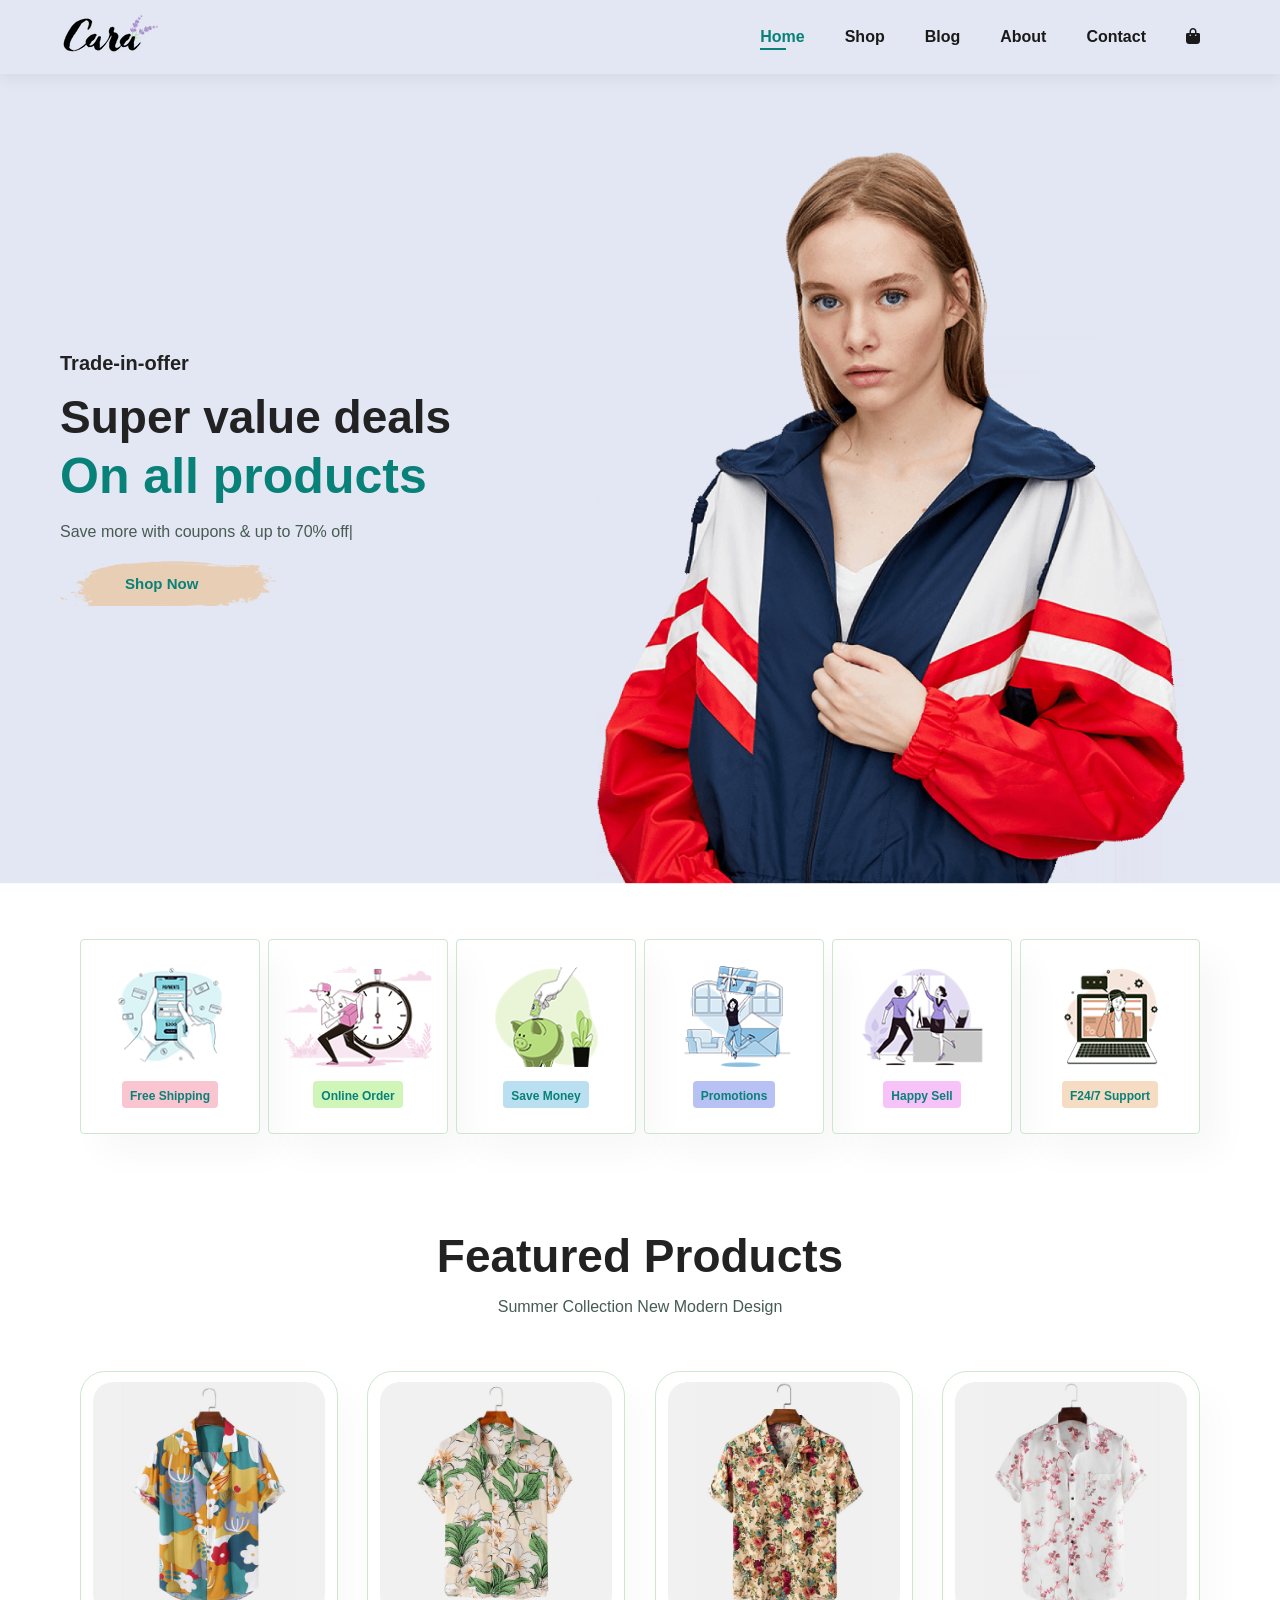
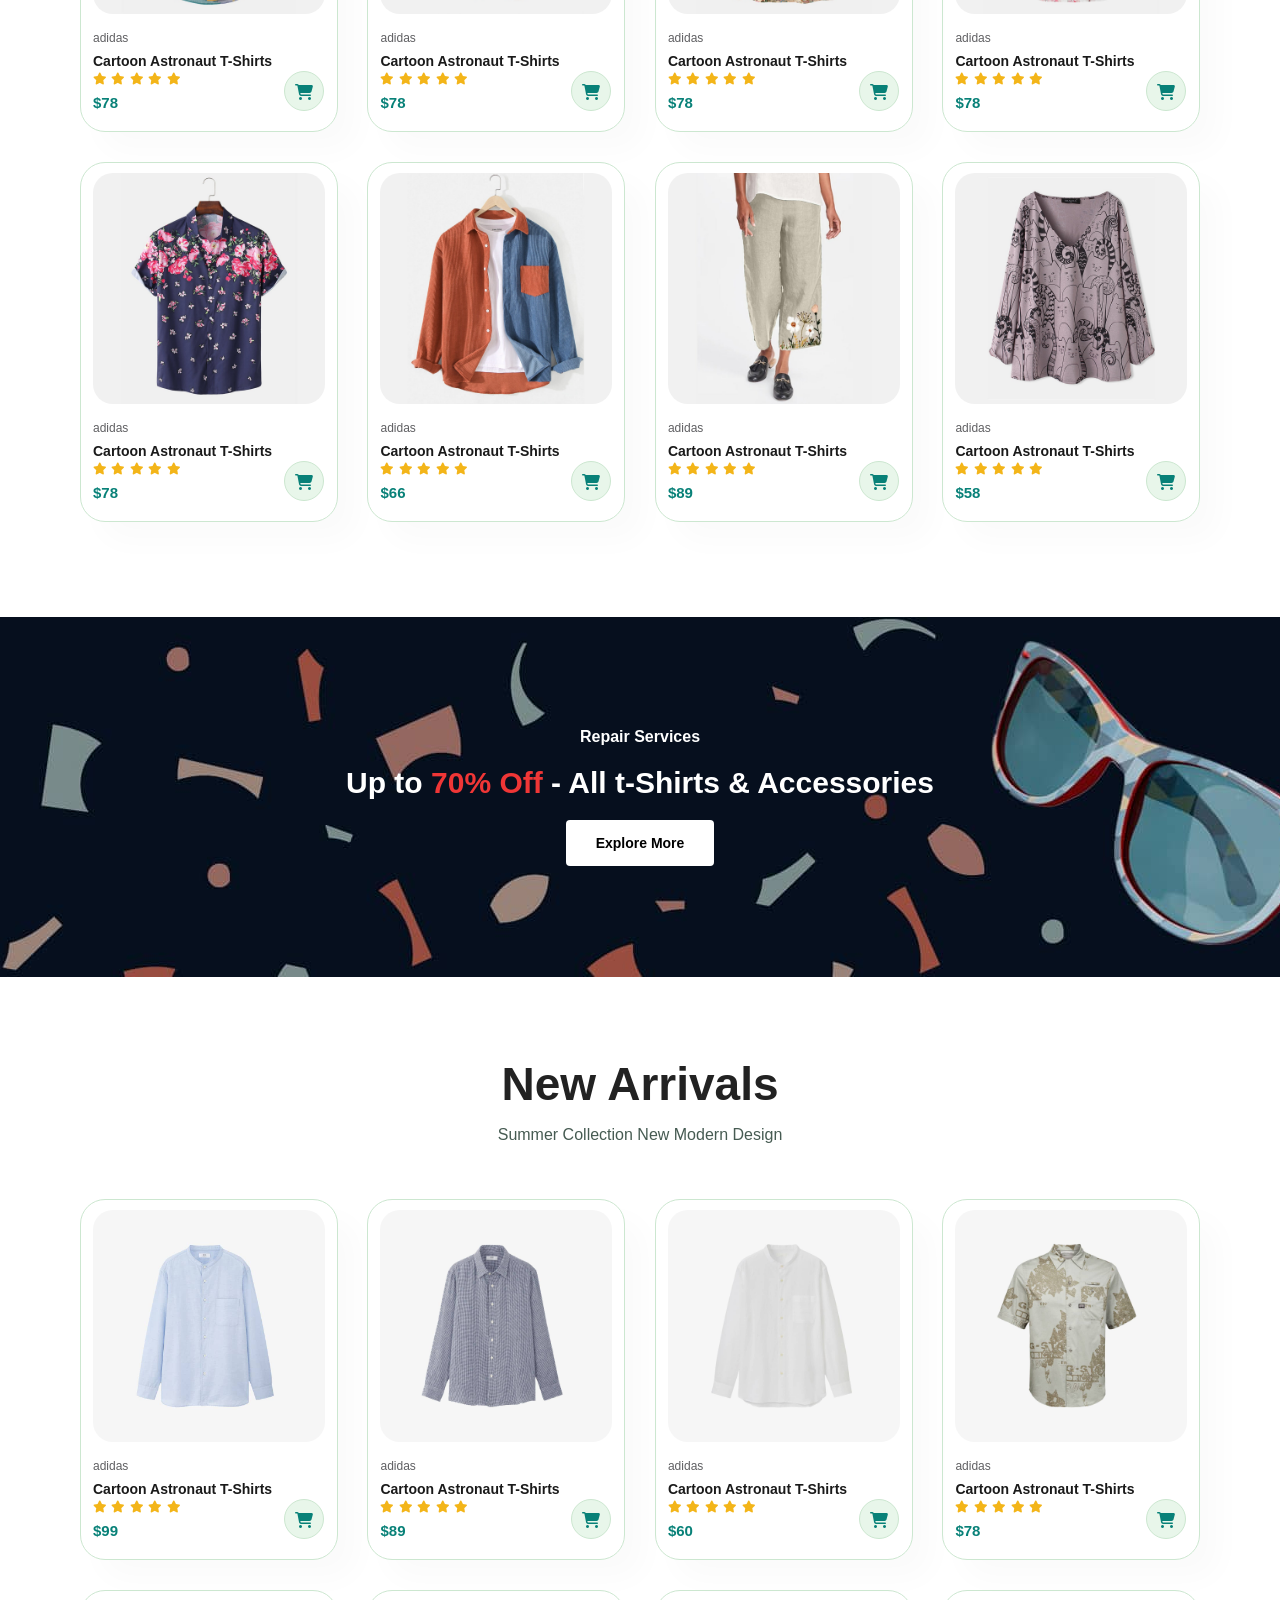
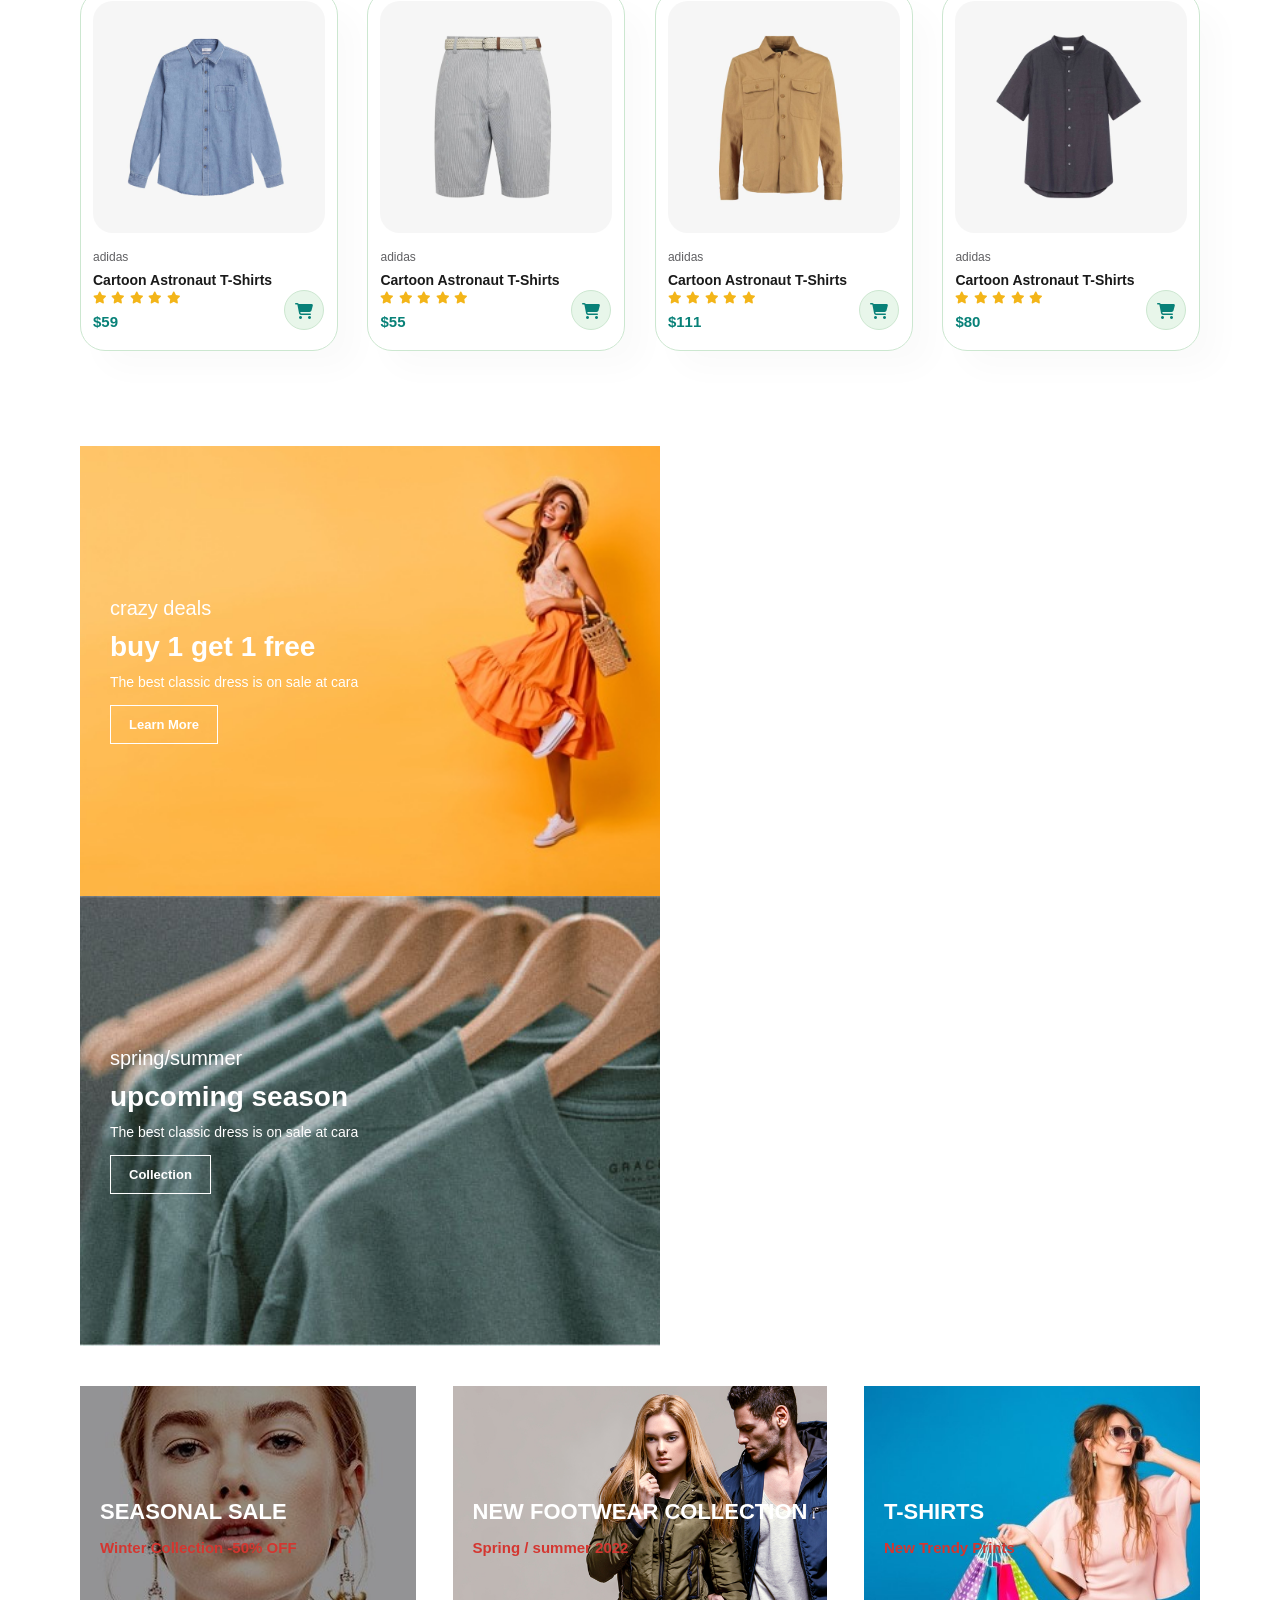
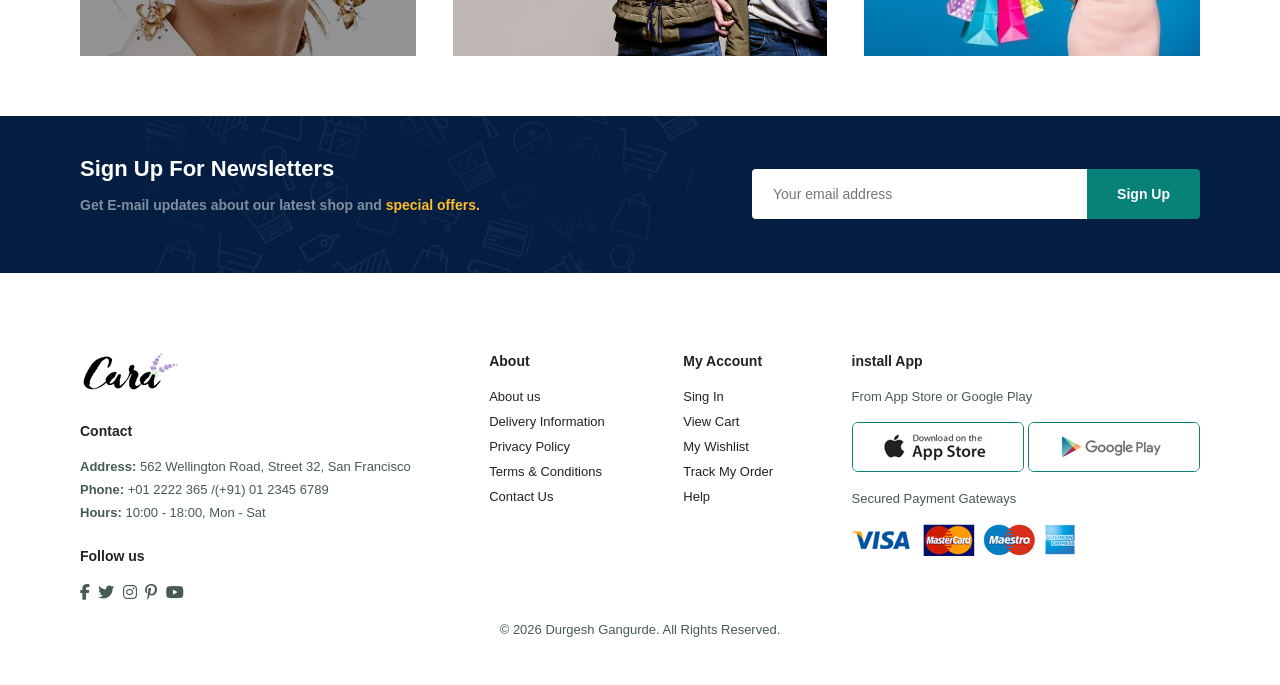
<file: index.html>
<!DOCTYPE html>
<html lang="en">

<head>
    <meta charset="UTF-8">
    <meta http-equiv="X-UA-Compatible" content="IE=edge">
    <meta name="viewport" content="width=device-width, initial-scale=1.0">
    <title>Dress</title>
    <link rel="stylesheet" href="Dress_style.css">

    <!-- icons URL -->
    <link rel="stylesheet" href="https://cdnjs.cloudflare.com/ajax/libs/font-awesome/6.1.2/css/all.min.css">

</head> 

<body>

    <!-- ----------NAVBAR---------- -->
    <section id="header">
        <a href="#"><img src="Dress-img/logo.png" class="logo"></a>

        <div>
            <ul id="navbar">
                <li><a href="index.html" class="active">Home</a></li>
                <li><a href="Dress-shop.html">Shop</a></li>
                <li><a href="Dress-blog.html">Blog</a></li>
                <li><a href="Dress-about.html">About</a></li>
                <li><a href="Dress-contact.html">Contact</a></li>
                <li id="lg-bag"><a href="Dress-cart.html"><i class="fa-solid fa-bag-shopping"></i></a></li>
                <a href="#" id="close"><i class="fa-solid fa-xmark"></i></a>
            </ul>
        </div>
        <div id="mobile">
            <a href="Dress-cart.html"><i class="fa-solid fa-bag-shopping"></i></a>
            <i id="bar" class="fa-solid fa-outdent"></i>
        </div>

    </section>

    <!-- ----------HERO---------- -->
    <section id="hero">

        <h4>Trade-in-offer</h4>
        <h2>Super value deals</h2>
        <h1>On all products</h1>
        <p>Save more with coupons & up to 70% off|</p>
        <button>Shop Now</button>

    </section> 

    <!-- ----------FEATURE---------- -->
    <section id="feature" class="section-p1">
        <div class="feature-box">
            <img src="Dress-img/f1.png">
            <h6>Free Shipping</h6>
        </div>
        <div class="feature-box">
            <img src="Dress-img/f2.png">
            <h6>Online Order</h6>
        </div>
        <div class="feature-box">
            <img src="Dress-img/f3.png">
            <h6>Save Money</h6>
        </div>
        <div class="feature-box">
            <img src="Dress-img/f4.png">
            <h6>Promotions</h6>
        </div>
        <div class="feature-box">
            <img src="Dress-img/f5.png">
            <h6>Happy Sell</h6>
        </div>
        <div class="feature-box">
            <img src="Dress-img/f6.png">
            <h6>F24/7 Support</h6>
        </div>
    </section>

    <!-- ----------PRODUCT---------- -->
    <section id="product1" class="section-p1">
        <h2>Featured Products</h2>
        <p>Summer Collection New Modern Design</p>
        <div class="pro-container">
            <div class="pro" onclick="window.location.href='Dress-shop-product.html'">
                <img src="Dress-img/s1.jpg">
                <div class="desc">
                    <span>adidas</span>
                    <h5>Cartoon Astronaut T-Shirts</h5>
                    <div class="star">
                        <i class="fa-solid fa-star"></i>
                        <i class="fa-solid fa-star"></i>
                        <i class="fa-solid fa-star"></i>
                        <i class="fa-solid fa-star"></i>
                        <i class="fa-solid fa-star"></i>
                    </div>
                    <h4>$78</h4>
                </div>
                <a href="#"><i class="fa-solid fa-cart-shopping"></i></a>
            </div>

            <div class="pro">
                <img src="Dress-img/s2.jpg">
                <div class="desc">
                    <span>adidas</span>
                    <h5>Cartoon Astronaut T-Shirts</h5>
                    <div class="star">
                        <i class="fa-solid fa-star"></i>
                        <i class="fa-solid fa-star"></i>
                        <i class="fa-solid fa-star"></i>
                        <i class="fa-solid fa-star"></i>
                        <i class="fa-solid fa-star"></i>
                    </div>
                    <h4>$78</h4>
                </div>
                <a href="#"><i class="fa-solid fa-cart-shopping"></i></a>
            </div>

            <div class="pro">
                <img src="Dress-img/s3.jpg">
                <div class="desc">
                    <span>adidas</span>
                    <h5>Cartoon Astronaut T-Shirts</h5>
                    <div class="star">
                        <i class="fa-solid fa-star"></i>
                        <i class="fa-solid fa-star"></i>
                        <i class="fa-solid fa-star"></i>
                        <i class="fa-solid fa-star"></i>
                        <i class="fa-solid fa-star"></i>
                    </div>
                    <h4>$78</h4>
                </div>
                <a href="#"><i class="fa-solid fa-cart-shopping"></i></a>
            </div>

            <div class="pro">
                <img src="Dress-img/s4.jpg">
                <div class="desc">
                    <span>adidas</span>
                    <h5>Cartoon Astronaut T-Shirts</h5>
                    <div class="star">
                        <i class="fa-solid fa-star"></i>
                        <i class="fa-solid fa-star"></i>
                        <i class="fa-solid fa-star"></i>
                        <i class="fa-solid fa-star"></i>
                        <i class="fa-solid fa-star"></i>
                    </div>
                    <h4>$78</h4>
                </div>
                <a href="#"><i class="fa-solid fa-cart-shopping"></i></a>
            </div>

            <div class="pro">
                <img src="Dress-img/s5.jpg">
                <div class="desc">
                    <span>adidas</span>
                    <h5>Cartoon Astronaut T-Shirts</h5>
                    <div class="star">
                        <i class="fa-solid fa-star"></i>
                        <i class="fa-solid fa-star"></i>
                        <i class="fa-solid fa-star"></i>
                        <i class="fa-solid fa-star"></i>
                        <i class="fa-solid fa-star"></i>
                    </div>
                    <h4>$78</h4>
                </div>
                <a href="#"><i class="fa-solid fa-cart-shopping"></i></a>
            </div>

            <div class="pro">
                <img src="Dress-img/s6.jpg">
                <div class="desc">
                    <span>adidas</span>
                    <h5>Cartoon Astronaut T-Shirts</h5>
                    <div class="star">
                        <i class="fa-solid fa-star"></i>
                        <i class="fa-solid fa-star"></i>
                        <i class="fa-solid fa-star"></i>
                        <i class="fa-solid fa-star"></i>
                        <i class="fa-solid fa-star"></i>
                    </div>
                    <h4>$66</h4>
                </div>
                <a href="#"><i class="fa-solid fa-cart-shopping"></i></a>
            </div>

            <div class="pro">
                <img src="Dress-img/s7.jpg">
                <div class="desc">
                    <span>adidas</span>
                    <h5>Cartoon Astronaut T-Shirts</h5>
                    <div class="star">
                        <i class="fa-solid fa-star"></i>
                        <i class="fa-solid fa-star"></i>
                        <i class="fa-solid fa-star"></i>
                        <i class="fa-solid fa-star"></i>
                        <i class="fa-solid fa-star"></i>
                    </div>
                    <h4>$89</h4>
                </div>
                <a href="#"><i class="fa-solid fa-cart-shopping"></i></a>
            </div>

            <div class="pro">
                <img src="Dress-img/s8.jpg">
                <div class="desc">
                    <span>adidas</span>
                    <h5>Cartoon Astronaut T-Shirts</h5>
                    <div class="star">
                        <i class="fa-solid fa-star"></i>
                        <i class="fa-solid fa-star"></i>
                        <i class="fa-solid fa-star"></i>
                        <i class="fa-solid fa-star"></i>
                        <i class="fa-solid fa-star"></i>
                    </div>
                    <h4>$58</h4>
                </div>
                <a href="#"><i class="fa-solid fa-cart-shopping"></i></a>
            </div>
        </div>
    </section>

    <!-- ----------BANNER---------- -->
    <section id="banner" class="section-m1">
        <h4>Repair Services</h4>
        <h2>Up to <span>70% Off</span> - All t-Shirts & Accessories</h2>
        <button class="normal">Explore More</button>
    </section>
    

    <!-- ----------PRODUCT-2---------- -->
    <section id="product1" class="section-p1">
        <h2>New Arrivals</h2>
        <p>Summer Collection New Modern Design</p>
        <div class="pro-container">
            <div class="pro">
                <img src="Dress-img/n1.jpg" onclick="window.location.href='Dress-shop-product-2.html'">
                <div class="desc">
                    <span>adidas</span>
                    <h5>Cartoon Astronaut T-Shirts</h5>
                    <div class="star">
                        <i class="fa-solid fa-star"></i>
                        <i class="fa-solid fa-star"></i>
                        <i class="fa-solid fa-star"></i>
                        <i class="fa-solid fa-star"></i>
                        <i class="fa-solid fa-star"></i>
                    </div>
                    <h4>$99</h4>
                </div>
                <a href="#"><i class="fa-solid fa-cart-shopping"></i></a>
            </div>

            <div class="pro">
                <img src="Dress-img/n2.jpg">
                <div class="desc">
                    <span>adidas</span>
                    <h5>Cartoon Astronaut T-Shirts</h5>
                    <div class="star">
                        <i class="fa-solid fa-star"></i>
                        <i class="fa-solid fa-star"></i> 
                        <i class="fa-solid fa-star"></i>
                        <i class="fa-solid fa-star"></i>
                        <i class="fa-solid fa-star"></i>
                    </div>
                    <h4>$89</h4>
                </div>
                <a href="#"><i class="fa-solid fa-cart-shopping"></i></a>
            </div>

            <div class="pro">
                <img src="Dress-img/n3.jpg">
                <div class="desc">
                    <span>adidas</span>
                    <h5>Cartoon Astronaut T-Shirts</h5>
                    <div class="star">
                        <i class="fa-solid fa-star"></i>
                        <i class="fa-solid fa-star"></i>
                        <i class="fa-solid fa-star"></i>
                        <i class="fa-solid fa-star"></i>
                        <i class="fa-solid fa-star"></i>
                    </div>
                    <h4>$60</h4>
                </div>
                <a href="#"><i class="fa-solid fa-cart-shopping"></i></a>
            </div>

            <div class="pro">
                <img src="Dress-img/n4.jpg">
                <div class="desc">
                    <span>adidas</span>
                    <h5>Cartoon Astronaut T-Shirts</h5>
                    <div class="star">
                        <i class="fa-solid fa-star"></i>
                        <i class="fa-solid fa-star"></i>
                        <i class="fa-solid fa-star"></i>
                        <i class="fa-solid fa-star"></i>
                        <i class="fa-solid fa-star"></i>
                    </div>
                    <h4>$78</h4>
                </div>
                <a href="#"><i class="fa-solid fa-cart-shopping"></i></a>
            </div>

            <div class="pro">
                <img src="Dress-img/n5.jpg">
                <div class="desc">
                    <span>adidas</span>
                    <h5>Cartoon Astronaut T-Shirts</h5>
                    <div class="star">
                        <i class="fa-solid fa-star"></i>
                        <i class="fa-solid fa-star"></i>
                        <i class="fa-solid fa-star"></i>
                        <i class="fa-solid fa-star"></i>
                        <i class="fa-solid fa-star"></i>
                    </div>
                    <h4>$59</h4>
                </div>
                <a href="#"><i class="fa-solid fa-cart-shopping"></i></a>
            </div>

            <div class="pro">
                <img src="Dress-img/n6.jpg">
                <div class="desc">
                    <span>adidas</span>
                    <h5>Cartoon Astronaut T-Shirts</h5>
                    <div class="star">
                        <i class="fa-solid fa-star"></i>
                        <i class="fa-solid fa-star"></i>
                        <i class="fa-solid fa-star"></i>
                        <i class="fa-solid fa-star"></i>
                        <i class="fa-solid fa-star"></i>
                    </div>
                    <h4>$55</h4>
                </div>
                <a href="#"><i class="fa-solid fa-cart-shopping"></i></a>
            </div>

            <div class="pro">
                <img src="Dress-img/n7.jpg">
                <div class="desc">
                    <span>adidas</span>
                    <h5>Cartoon Astronaut T-Shirts</h5>
                    <div class="star">
                        <i class="fa-solid fa-star"></i>
                        <i class="fa-solid fa-star"></i>
                        <i class="fa-solid fa-star"></i>
                        <i class="fa-solid fa-star"></i>
                        <i class="fa-solid fa-star"></i>
                    </div>
                    <h4>$111</h4>
                </div>
                <a href="#"><i class="fa-solid fa-cart-shopping"></i></a>
            </div>

            <div class="pro">
                <img src="Dress-img/n8.jpg">
                <div class="desc">
                    <span>adidas</span>
                    <h5>Cartoon Astronaut T-Shirts</h5>
                    <div class="star">
                        <i class="fa-solid fa-star"></i>
                        <i class="fa-solid fa-star"></i>
                        <i class="fa-solid fa-star"></i>
                        <i class="fa-solid fa-star"></i>
                        <i class="fa-solid fa-star"></i>
                    </div>
                    <h4>$80</h4>
                </div>
                <a href="#"><i class="fa-solid fa-cart-shopping"></i></a>
            </div>
        </div>
    </section>

    <!-- ----------BANNER-2---------- -->
    <section id="sm-banner" class="section-p1">
        <div class="banner-box">
            <h4>crazy deals</h4>
            <h2>buy 1 get 1 free</h2>
            <span>The best classic dress is on sale at cara</span>
            <button class="white">Learn More</button>
        </div>
        <div class="banner-box banner-box-2">
            <h4>spring/summer</h4>
            <h2>upcoming season</h2>
            <span>The best classic dress is on sale at cara</span>
            <button class="white">Collection</button>
        </div>
    </section>

    <!-- ----------BANNER-3---------- -->
    <section id="banner-3">
        <div class="banner-box">
            <h2>SEASONAL SALE</h2>
            <h3>Winter Collection -50% OFF</h3>
        </div>
        <div class="banner-box banner-box-2">
            <h2>NEW FOOTWEAR COLLECTION</h2>
            <h3>Spring / summer 2022</h3>
        </div>
        <div class="banner-box banner-box-3">
            <h2>T-SHIRTS</h2>
            <h3>New Trendy Prints</h3>
        </div>
    </section>

    <!-- ----------LETTER---------- -->
    <section id="newsletter" class="section-p1 section-m1">
        <div class="newstext">
            <h4>Sign Up For Newsletters</h4>
            <p>Get E-mail updates about our latest shop and <span>special offers.</span></p>
        </div>
        <div class="form">
            <input type="text" placeholder="Your email address">
            <button class="normal">Sign Up</button>
        </div>
    </section>

    <!-- ----------FOOTER---------- -->
    <footer class="section-p1">
        <div class="col">
            <img class="logo" src="Dress-img/logo.png">
            <h4>Contact</h4>
            <p> <strong>Address:</strong> 562 Wellington Road, Street 32, San Francisco</p>
            <p> <strong>Phone:</strong> +01 2222 365 /(+91) 01 2345 6789</p>
            <p> <strong>Hours:</strong> 10:00 - 18:00, Mon - Sat</p>
            <div class="follow">
                <h4>Follow us</h4>
                <div class="icon">
                    <i class="fa-brands fa-facebook-f"></i>
                    <i class="fa-brands fa-twitter"></i>
                    <i class="fa-brands fa-instagram"></i>
                    <i class="fa-brands fa-pinterest-p"></i>
                    <i class="fa-brands fa-youtube"></i>
                </div>
            </div>
        </div>

        <div class="col">
            <h4>About</h4>
            <a href="#">About us</a>
            <a href="#">Delivery Information</a>
            <a href="#">Privacy Policy</a>
            <a href="#">Terms & Conditions</a>
            <a href="#">Contact Us</a>
        </div>

        <div class="col">
            <h4>My Account</h4>
            <a href="#">Sing In</a>
            <a href="#">View Cart</a>
            <a href="#">My Wishlist</a>
            <a href="#">Track My Order</a>
            <a href="#">Help</a>
        </div>

        <div class="col install">
            <h4>install App</h4>
            <p>From App Store or Google Play</p>
            <div class="row">
                <img src="Dress-img/app.jpg">
                <img src="Dress-img/play.jpg">
            </div>
            <p>Secured Payment Gateways</p>
            <img src="Dress-img/pay.png">
        </div>

        <div class="copyright">
            <p>&copy; 2026 Durgesh Gangurde. All Rights Reserved.</p>
        </div>
    </footer>



    <script src="Dress_JS.js"></script>

</body>

</html>
</file>
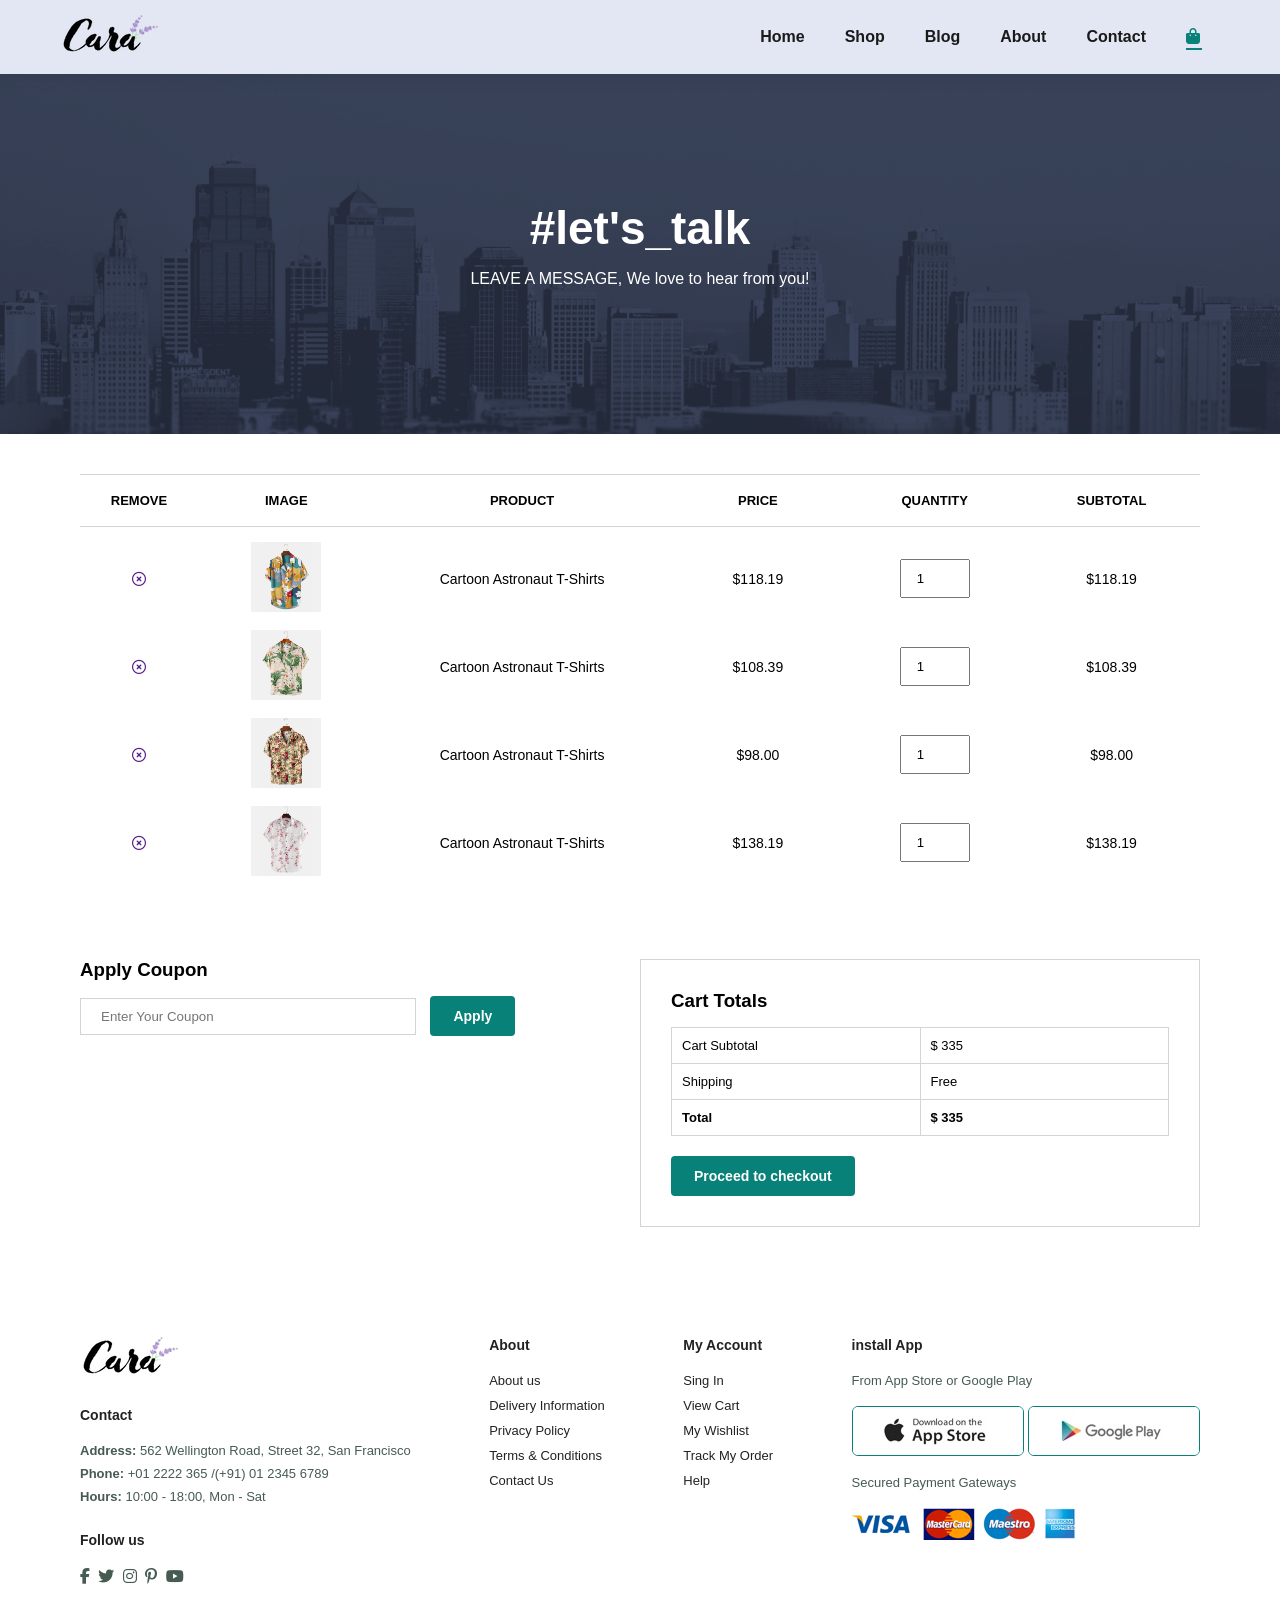
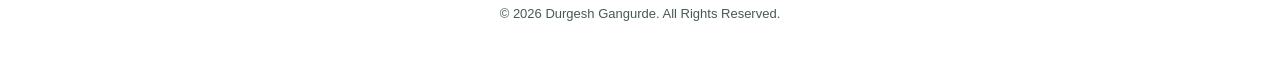
<file: Dress-cart.html>
<!DOCTYPE html>
<html lang="en">

<head>
    <meta charset="UTF-8">
    <meta http-equiv="X-UA-Compatible" content="IE=edge">
    <meta name="viewport" content="width=device-width, initial-scale=1.0">
    <title>Dress</title>
    <link rel="stylesheet" href="Dress_style.css">

    <!-- icons URL -->
    <link rel="stylesheet" href="https://cdnjs.cloudflare.com/ajax/libs/font-awesome/6.1.2/css/all.min.css">

</head>

<body>

    <!-- ----------NAVBAR---------- -->
    <section id="header">
        <a href="#"><img src="Dress-img/logo.png" class="logo"></a>

        <div>
            <ul id="navbar">
                <li><a href="index.html">Home</a></li>
                <li><a href="Dress-shop.html">Shop</a></li>
                <li><a href="Dress-blog.html">Blog</a></li>
                <li><a href="Dress-about.html">About</a></li>
                <li><a href="Dress-contact.html">Contact</a></li>
                <li id="lg-bag"><a href="Dress-cart.html" class="active"><i class="fa-solid fa-bag-shopping"></i></a></li>
                <a href="#" id="close"><i class="fa-solid fa-xmark"></i></a>
            </ul>
        </div>
        <div id="mobile">
            <a href="Dress-cart.html"><i class="fa-solid fa-bag-shopping"></i></a>
            <i id="bar" class="fa-solid fa-outdent"></i>
        </div>

    </section>

    <!-- ----------HASHTAG---------- -->
    <section id="page-header" class="about-header">
        <h2>#let's_talk</h2>
        <p>LEAVE A MESSAGE, We love to hear from you!</p>
    </section>

    <!-- ----------CART---------- -->
    <section id="cart" class="section-p1">
        <table width="100%">
            <thead>
                <tr>
                    <td>Remove</td>
                    <td>Image</td>
                    <td>Product</td>
                    <td>Price</td>
                    <td>Quantity</td>
                    <td>Subtotal</td>
                </tr>
            </thead>
            <tbody>
                <tr>
                    <td><a href=""><i class="fa-regular fa-circle-xmark"></i></a></td>
                    <td><img src="Dress-img/s1.jpg"></td>
                    <td>Cartoon Astronaut T-Shirts</td>
                    <td>$118.19</td>
                    <td><input type="number" value="1"></td>
                    <td>$118.19</td>
                </tr>
                <tr>
                    <td><a href=""><i class="fa-regular fa-circle-xmark"></i></a></td>
                    <td><img src="Dress-img/s2.jpg"></td>
                    <td>Cartoon Astronaut T-Shirts</td>
                    <td>$108.39</td>
                    <td><input type="number" value="1"></td>
                    <td>$108.39</td>
                </tr>
                <tr>
                    <td><a href=""><i class="fa-regular fa-circle-xmark"></i></a></td>
                    <td><img src="Dress-img/s3.jpg"></td>
                    <td>Cartoon Astronaut T-Shirts</td>
                    <td>$98.00</td>
                    <td><input type="number" value="1"></td>
                    <td>$98.00</td>
                </tr>
                <tr>
                    <td><a href=""><i class="fa-regular fa-circle-xmark"></i></a></td>
                    <td><img src="Dress-img/s4.jpg"></td>
                    <td>Cartoon Astronaut T-Shirts</td>
                    <td>$138.19</td>
                    <td><input type="number" value="1"></td>
                    <td>$138.19</td>
                </tr>
            </tbody>
        </table>
    </section>

    <!-- ----------CART-ADD---------- -->
    <section id="cart-add" class="section-p1">
        <div id="coupon">
            <h3>Apply Coupon</h3>
            <div>
                <input type="text" placeholder="Enter Your Coupon">
                <button class="normal">Apply</button>
            </div>
        </div>

        <div id="subtotal">
            <h3>Cart Totals</h3>
            <table>
                <tr>
                    <td>Cart Subtotal</td>
                    <td>$ 335</td>
                </tr>
                <tr>
                    <td>Shipping</td>
                    <td>Free</td>
                </tr>
                <tr>
                    <td><strong>Total</strong></td>
                    <td><strong>$ 335</strong></td>
                </tr>
            </table>
            <button class="normal">Proceed to checkout</button>
        </div>
    </section>

    <!-- ----------FOOTER---------- -->
    <footer class="section-p1">
        <div class="col">
            <img class="logo" src="Dress-img/logo.png">
            <h4>Contact</h4>
            <p> <strong>Address:</strong> 562 Wellington Road, Street 32, San Francisco</p>
            <p> <strong>Phone:</strong> +01 2222 365 /(+91) 01 2345 6789</p>
            <p> <strong>Hours:</strong> 10:00 - 18:00, Mon - Sat</p>
            <div class="follow">
                <h4>Follow us</h4>
                <div class="icon">
                    <i class="fa-brands fa-facebook-f"></i>
                    <i class="fa-brands fa-twitter"></i>
                    <i class="fa-brands fa-instagram"></i>
                    <i class="fa-brands fa-pinterest-p"></i>
                    <i class="fa-brands fa-youtube"></i>
                </div>
            </div>
        </div>

        <div class="col">
            <h4>About</h4>
            <a href="#">About us</a>
            <a href="#">Delivery Information</a>
            <a href="#">Privacy Policy</a>
            <a href="#">Terms & Conditions</a>
            <a href="#">Contact Us</a>
        </div>

        <div class="col">
            <h4>My Account</h4>
            <a href="#">Sing In</a>
            <a href="#">View Cart</a>
            <a href="#">My Wishlist</a>
            <a href="#">Track My Order</a>
            <a href="#">Help</a>
        </div>

        <div class="col install">
            <h4>install App</h4>
            <p>From App Store or Google Play</p>
            <div class="row">
                <img src="Dress-img/app.jpg">
                <img src="Dress-img/play.jpg">
            </div>
            <p>Secured Payment Gateways</p>
            <img src="Dress-img/pay.png">
        </div>

        <div class="copyright">
            <p>&copy; 2026 Durgesh Gangurde. All Rights Reserved.</p>
        </div>
    </footer>



    <script src="Dress_JS.js"></script>

</body>

</html>
</file>
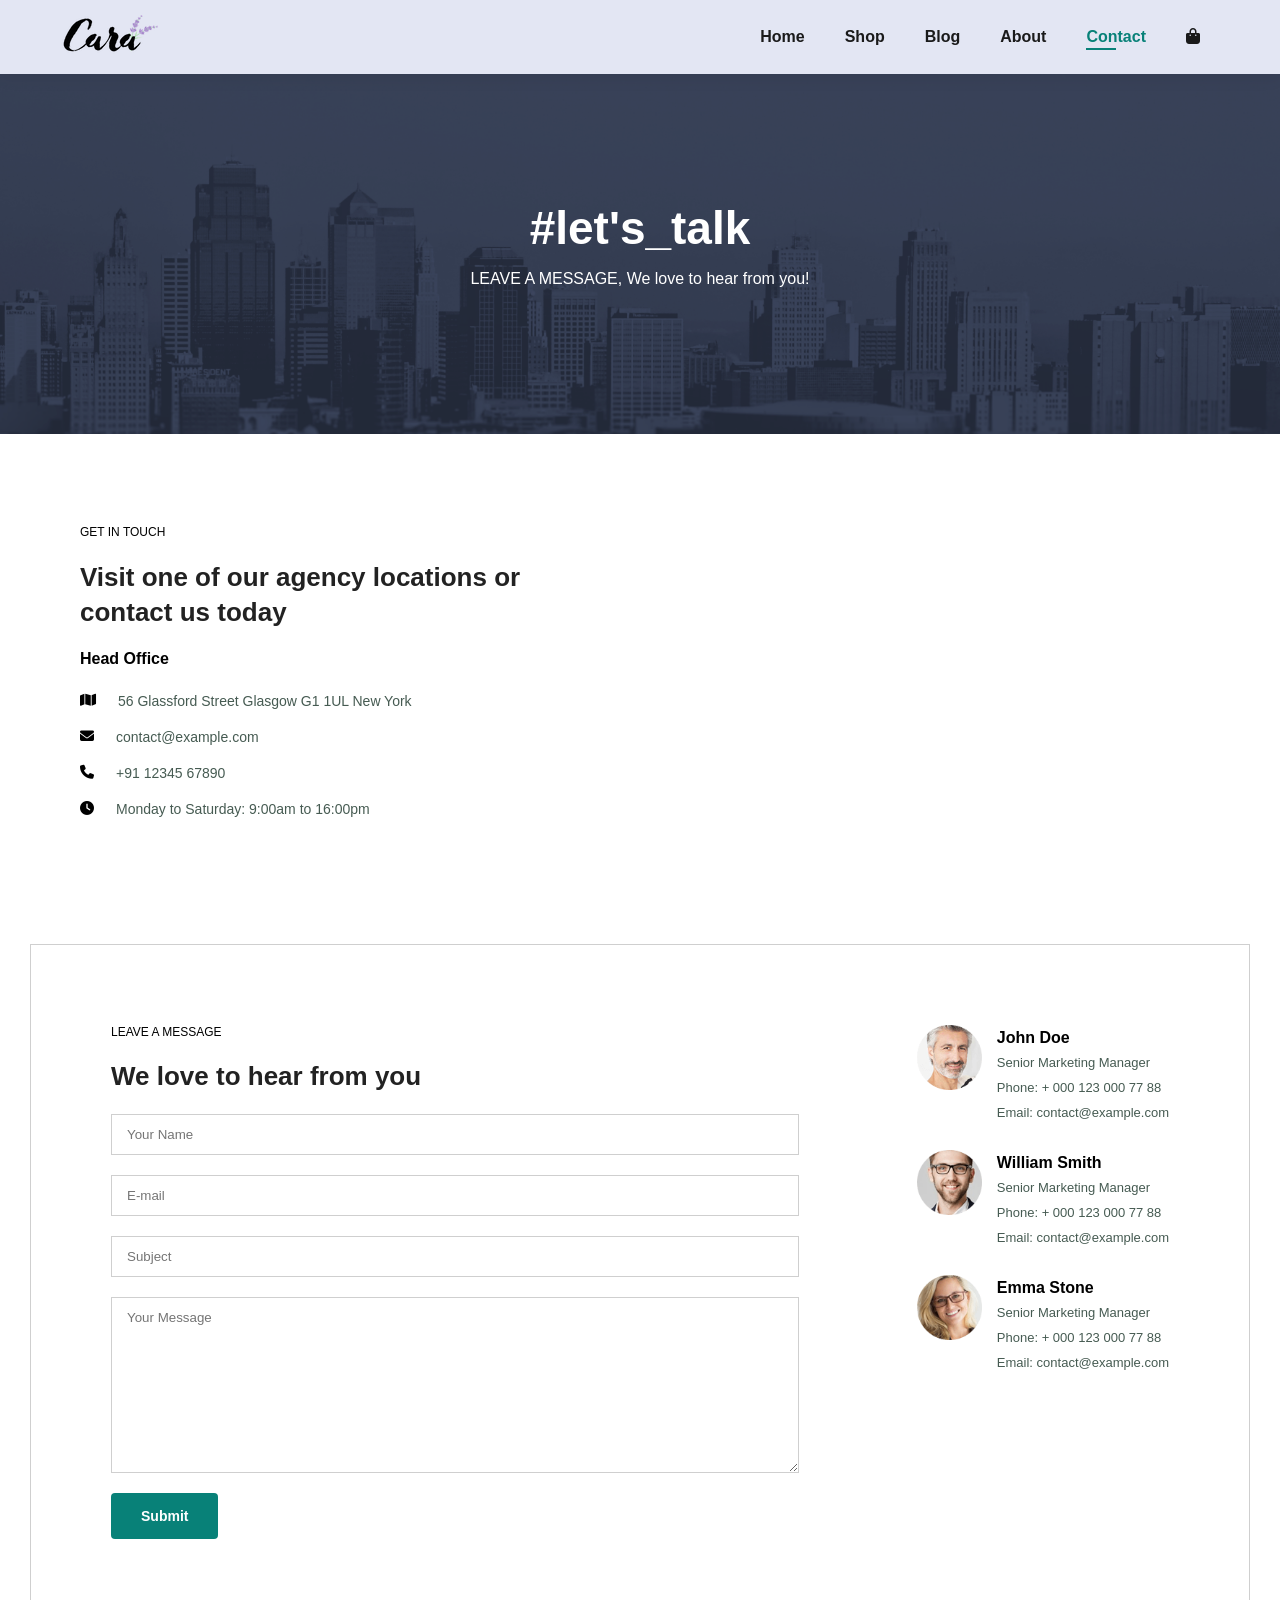
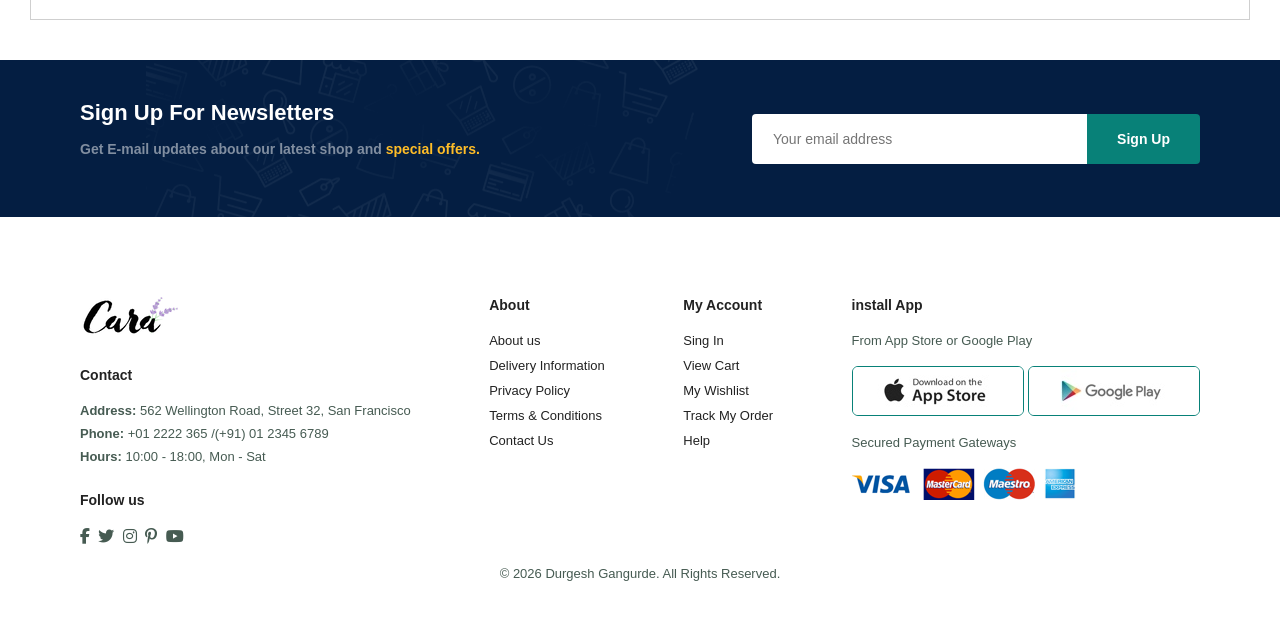
<file: Dress-contact.html>
<!DOCTYPE html>
<html lang="en">

<head>
    <meta charset="UTF-8">
    <meta http-equiv="X-UA-Compatible" content="IE=edge">
    <meta name="viewport" content="width=device-width, initial-scale=1.0">
    <title>Dress</title>
    <link rel="stylesheet" href="Dress_style.css">

    <!-- icons URL -->
    <link rel="stylesheet" href="https://cdnjs.cloudflare.com/ajax/libs/font-awesome/6.1.2/css/all.min.css">

</head>

<body>

    <!-- ----------NAVBAR---------- -->
    <section id="header">
        <a href="#"><img src="Dress-img/logo.png" class="logo"></a>

        <div>
            <ul id="navbar">
                <li><a href="index.html">Home</a></li>
                <li><a href="Dress-shop.html">Shop</a></li>
                <li><a href="Dress-blog.html">Blog</a></li>
                <li><a href="Dress-about.html">About</a></li>
                <li><a href="Dress-contact.html"  class="active">Contact</a></li>
                <li id="lg-bag"><a href="Dress-cart.html"><i class="fa-solid fa-bag-shopping"></i></a></li>
                <a href="#" id="close"><i class="fa-solid fa-xmark"></i></a>
            </ul>
        </div>
        <div id="mobile">
            <a href="Dress-cart.html"><i class="fa-solid fa-bag-shopping"></i></a>
            <i id="bar" class="fa-solid fa-outdent"></i>
        </div>

    </section>

    <!-- ----------HASHTAG---------- -->
    <section id="page-header" class="about-header">
        <h2>#let's_talk </h2>
        <p>LEAVE A MESSAGE, We love to hear from you!</p>
    </section>

    <!-- ----------DETAILS---------- -->
    <section id="contact-details" class="section-p1">
        <div class="details">
            <span>GET IN TOUCH</span>
            <h2>Visit one of our agency locations or contact us today</h2>
            <h3>Head Office</h3>
            <div>
                <li>
                    <i class="fa-solid fa-map"></i>
                    <p>56 Glassford Street Glasgow G1 1UL New York</p>
                </li>
                <li>
                    <i class="fa-solid fa-envelope"></i>
                    <p>contact@example.com</p>
                </li>
                <li>
                    <i class="fa-solid fa-phone"></i>
                    <p>+91 12345 67890</p>
                </li>
                <li>
                    <i class="fa-solid fa-clock"></i>
                    <p>Monday to Saturday: 9:00am to 16:00pm</p>
                </li>
            </div>
        </div>

        <div class="map">
            <iframe src="https://www.google.com/maps/embed?pb=!1m18!1m12!1m3!1d17041.474594176576!2d73.71721016473342!3d20.006667912114363!2m3!1f0!2f0!3f0!3m2!1i1024!2i768!4f13.1!3m3!1m2!1s0x3bddedf016855fc7%3A0x92af4edea939b5b2!2sAURUM%20TRADECON!5e0!3m2!1sen!2sin!4v1665221152602!5m2!1sen!2sin" width="600" height="450" style="border:0;" allowfullscreen="" loading="lazy" referrerpolicy="no-referrer-when-downgrade"></iframe>
        </div>
    </section>

    <!-- ----------FORM---------- -->
    <section id="form-details">
        <form action="">
            <span>LEAVE A MESSAGE</span>
            <h2>We love to hear from you </h2>
            <input type="text" placeholder="Your Name">
            <input type="text" placeholder="E-mail">
            <input type="text" placeholder="Subject">
            <textarea name="" id="" cols="30" rows="10" placeholder="Your Message"></textarea>
            <button class="normal">Submit</button>
        </form>

        <div class="people">
            <div>
                <img src="Dress-img/1.png">
                <p><span>John Doe</span> Senior Marketing Manager <br> Phone: + 000 123 000 77 88 <br>Email: contact@example.com</p>
            </div>
            <div>
                <img src="Dress-img/2.png">
                <p><span>William Smith</span> Senior Marketing Manager <br> Phone: + 000 123 000 77 88 <br>Email: contact@example.com</p>
            </div>
            <div>
                <img src="Dress-img/3.png">
                <p><span>Emma Stone</span> Senior Marketing Manager <br> Phone: + 000 123 000 77 88 <br>Email: contact@example.com</p>
            </div>
        </div>
    </section>

    <!-- ----------LETTER---------- -->
    <section id="newsletter" class="section-p1 section-m1">
        <div class="newstext">
            <h4>Sign Up For Newsletters</h4>
            <p>Get E-mail updates about our latest shop and <span>special offers.</span></p>
        </div>
        <div class="form">
            <input type="text" placeholder="Your email address">
            <button class="normal">Sign Up</button>
        </div>
    </section>

    <!-- ----------FOOTER---------- -->
    <footer class="section-p1">
        <div class="col">
            <img class="logo" src="Dress-img/logo.png">
            <h4>Contact</h4>
            <p> <strong>Address:</strong> 562 Wellington Road, Street 32, San Francisco</p>
            <p> <strong>Phone:</strong> +01 2222 365 /(+91) 01 2345 6789</p>
            <p> <strong>Hours:</strong> 10:00 - 18:00, Mon - Sat</p>
            <div class="follow">
                <h4>Follow us</h4>
                <div class="icon">
                    <i class="fa-brands fa-facebook-f"></i>
                    <i class="fa-brands fa-twitter"></i>
                    <i class="fa-brands fa-instagram"></i>
                    <i class="fa-brands fa-pinterest-p"></i>
                    <i class="fa-brands fa-youtube"></i>
                </div>
            </div>
        </div>

        <div class="col">
            <h4>About</h4>
            <a href="#">About us</a>
            <a href="#">Delivery Information</a>
            <a href="#">Privacy Policy</a>
            <a href="#">Terms & Conditions</a>
            <a href="#">Contact Us</a>
        </div>

        <div class="col">
            <h4>My Account</h4>
            <a href="#">Sing In</a>
            <a href="#">View Cart</a>
            <a href="#">My Wishlist</a>
            <a href="#">Track My Order</a>
            <a href="#">Help</a>
        </div>

        <div class="col install">
            <h4>install App</h4>
            <p>From App Store or Google Play</p>
            <div class="row">
                <img src="Dress-img/app.jpg">
                <img src="Dress-img/play.jpg">
            </div>
            <p>Secured Payment Gateways</p>
            <img src="Dress-img/pay.png">
        </div>

        <div class="copyright">
            <p>&copy; 2026 Durgesh Gangurde. All Rights Reserved.</p>
        </div>
    </footer>



    <script src="Dress_JS.js"></script>

</body>

</html>
</file>
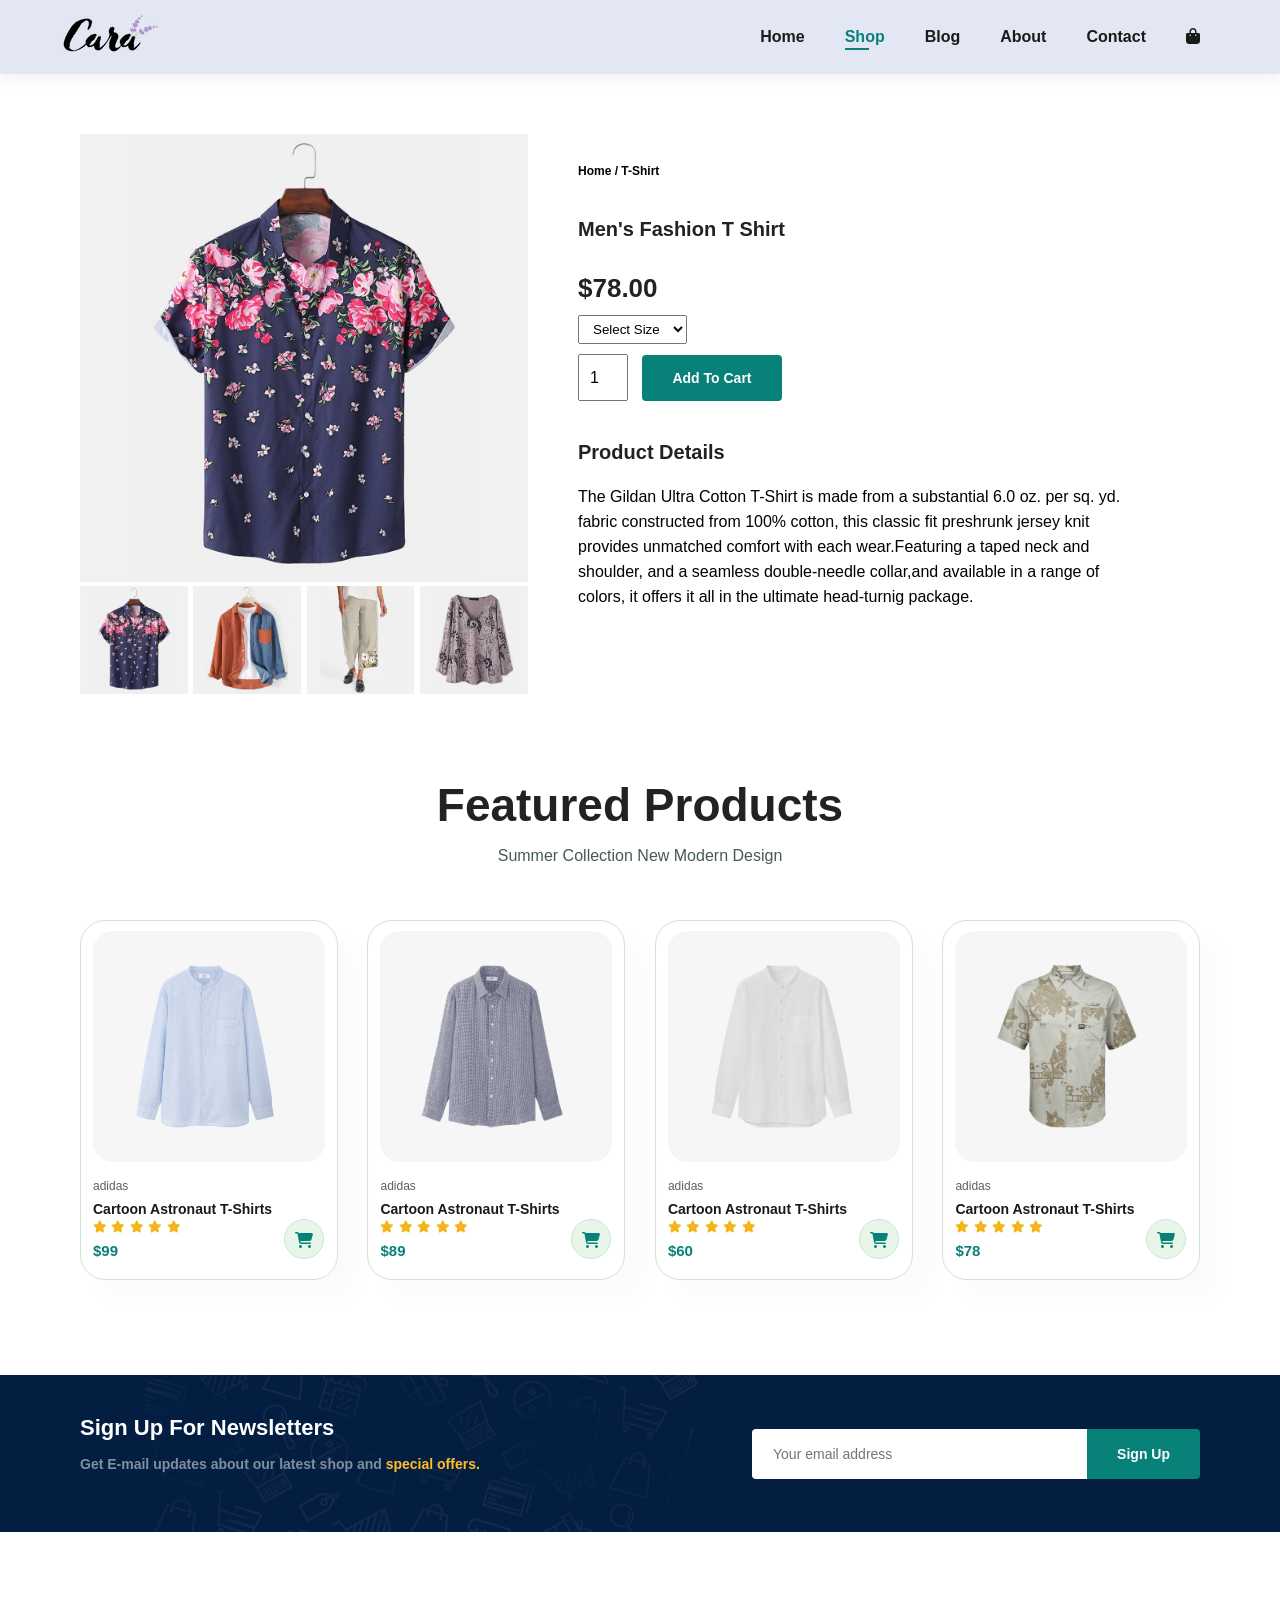
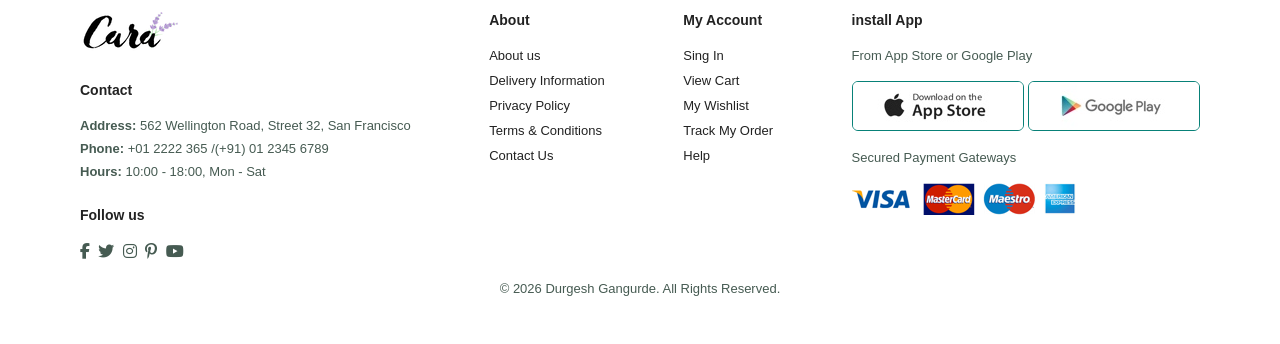
<file: Dress-shop-product-1.html>
<!DOCTYPE html>
<html lang="en">

<head>
    <meta charset="UTF-8">
    <meta http-equiv="X-UA-Compatible" content="IE=edge">
    <meta name="viewport" content="width=device-width, initial-scale=1.0">
    <title>Dress</title>
    <link rel="stylesheet" href="Dress_style.css">

    <!-- icons URL -->
    <link rel="stylesheet" href="https://cdnjs.cloudflare.com/ajax/libs/font-awesome/6.1.2/css/all.min.css">

</head>

<body>

    <!-- ----------NAVBAR---------- -->
    <section id="header">
        <a href="#"><img src="Dress-img/logo.png" class="logo"></a>

        <div>
            <ul id="navbar">
                <li><a href="index.html">Home</a></li>
                <li><a href="Dress-shop.html" class="active">Shop</a></li>
                <li><a href="Dress-blog.html">Blog</a></li>
                <li><a href="Dress-about.html">About</a></li>
                <li><a href="Dress-contact.html">Contact</a></li>
                <li id="lg-bag"><a href="Dress-cart.html"><i class="fa-solid fa-bag-shopping"></i></a></li>
                <a href="#" id="close"><i class="fa-solid fa-xmark"></i></a>
            </ul>
        </div>
        <div id="mobile">
            <a href="Dress-cart.html"><i class="fa-solid fa-bag-shopping"></i></a>
            <i id="bar" class="fa-solid fa-outdent"></i>
        </div>

    </section>

    <section id="prodetails" class="section-p1">
        <div class="single-pro-image">
            <img src="Dress-img/s5.jpg" width="100%" id="mainimg">
            <div class="small-img-group">
                <div class="small-img-col">
                    <img src="Dress-img/s5.jpg" width="100%" class="small-img">
                </div>
                <div class="small-img-col">
                    <img src="Dress-img/s6.jpg" width="100%" class="small-img">
                </div>
                <div class="small-img-col">
                    <img src="Dress-img/s7.jpg" width="100%" class="small-img">
                </div>
                <div class="small-img-col">
                    <img src="Dress-img/s8.jpg" width="100%" class="small-img">
                </div>
            </div>
        </div>

        <div class="single-pro-details">
            <h6>Home / T-Shirt</h6>
            <h4>Men's Fashion T Shirt</h4>
            <h2>$78.00</h2>
            <select>
                <option>Select Size</option>
                <option>XL</option>
                <option>XXL</option>
                <option>Small</option>
                <option>Large</option>
            </select>
            <input type="number" value="1">
            <button class="normal">Add To Cart</button>
            <h4>Product Details</h4>
            <span>
                The Gildan Ultra Cotton T-Shirt is made from a substantial 6.0 oz. per sq. yd. fabric constructed
                from 100% cotton, this classic fit preshrunk jersey knit provides unmatched comfort with each wear.Featuring a taped neck and shoulder, and a seamless double-needle collar,and available in a range of colors, it offers it all in the ultimate head-turnig package.
            </span>
        </div>
    </section>

      <!-- ----------PRODUCT-2---------- -->
      <section id="product1" class="section-p1">
        <h2> Featured Products</h2>
        <p>Summer Collection New Modern Design</p>
        <div class="pro-container">
            <div class="pro">
                <img src="Dress-img/n1.jpg">
                <div class="desc">
                    <span>adidas</span>
                    <h5>Cartoon Astronaut T-Shirts</h5>
                    <div class="star">
                        <i class="fa-solid fa-star"></i>
                        <i class="fa-solid fa-star"></i>
                        <i class="fa-solid fa-star"></i>
                        <i class="fa-solid fa-star"></i>
                        <i class="fa-solid fa-star"></i>
                    </div>
                    <h4>$99</h4>
                </div>
                <a href="#"><i class="fa-solid fa-cart-shopping"></i></a>
            </div>

            <div class="pro">
                <img src="Dress-img/n2.jpg">
                <div class="desc">
                    <span>adidas</span>
                    <h5>Cartoon Astronaut T-Shirts</h5>
                    <div class="star">
                        <i class="fa-solid fa-star"></i>
                        <i class="fa-solid fa-star"></i>
                        <i class="fa-solid fa-star"></i>
                        <i class="fa-solid fa-star"></i>
                        <i class="fa-solid fa-star"></i>
                    </div>
                    <h4>$89</h4>
                </div>
                <a href="#"><i class="fa-solid fa-cart-shopping"></i></a>
            </div>

            <div class="pro">
                <img src="Dress-img/n3.jpg">
                <div class="desc">
                    <span>adidas</span>
                    <h5>Cartoon Astronaut T-Shirts</h5>
                    <div class="star">
                        <i class="fa-solid fa-star"></i>
                        <i class="fa-solid fa-star"></i>
                        <i class="fa-solid fa-star"></i>
                        <i class="fa-solid fa-star"></i>
                        <i class="fa-solid fa-star"></i>
                    </div>
                    <h4>$60</h4>
                </div>
                <a href="#"><i class="fa-solid fa-cart-shopping"></i></a>
            </div>

            <div class="pro">
                <img src="Dress-img/n4.jpg">
                <div class="desc">
                    <span>adidas</span>
                    <h5>Cartoon Astronaut T-Shirts</h5>
                    <div class="star">
                        <i class="fa-solid fa-star"></i>
                        <i class="fa-solid fa-star"></i>
                        <i class="fa-solid fa-star"></i>
                        <i class="fa-solid fa-star"></i>
                        <i class="fa-solid fa-star"></i>
                    </div>
                    <h4>$78</h4>
                </div>
                <a href="#"><i class="fa-solid fa-cart-shopping"></i></a>
            </div>
        </div>
    </section>

    <!-- ----------LETTER---------- -->
    <section id="newsletter" class="section-p1 section-m1">
        <div class="newstext">
            <h4>Sign Up For Newsletters</h4>
            <p>Get E-mail updates about our latest shop and <span>special offers.</span></p>
        </div>
        <div class="form">
            <input type="text" placeholder="Your email address">
            <button class="normal">Sign Up</button>
        </div>
    </section>

    <!-- ----------FOOTER---------- -->
    <footer class="section-p1">
        <div class="col">
            <img class="logo" src="Dress-img/logo.png">
            <h4>Contact</h4>
            <p> <strong>Address:</strong> 562 Wellington Road, Street 32, San Francisco</p>
            <p> <strong>Phone:</strong> +01 2222 365 /(+91) 01 2345 6789</p>
            <p> <strong>Hours:</strong> 10:00 - 18:00, Mon - Sat</p>
            <div class="follow">
                <h4>Follow us</h4>
                <div class="icon">
                    <i class="fa-brands fa-facebook-f"></i>
                    <i class="fa-brands fa-twitter"></i>
                    <i class="fa-brands fa-instagram"></i>
                    <i class="fa-brands fa-pinterest-p"></i>
                    <i class="fa-brands fa-youtube"></i>
                </div>
            </div>
        </div>

        <div class="col">
            <h4>About</h4>
            <a href="#">About us</a>
            <a href="#">Delivery Information</a>
            <a href="#">Privacy Policy</a>
            <a href="#">Terms & Conditions</a>
            <a href="#">Contact Us</a>
        </div>

        <div class="col">
            <h4>My Account</h4>
            <a href="#">Sing In</a>
            <a href="#">View Cart</a>
            <a href="#">My Wishlist</a>
            <a href="#">Track My Order</a>
            <a href="#">Help</a>
        </div>

        <div class="col install">
            <h4>install App</h4>
            <p>From App Store or Google Play</p>
            <div class="row">
                <img src="Dress-img/app.jpg">
                <img src="Dress-img/play.jpg">
            </div>
            <p>Secured Payment Gateways</p>
            <img src="Dress-img/pay.png">
        </div>

        <div class="copyright">
            <p>&copy; 2026 Durgesh Gangurde. All Rights Reserved.</p>
        </div>
    </footer>


    <script>
        var mainimg = document.getElementById("mainimg");
        var smallimg = document.getElementsByClassName("small-img");
        
        smallimg[0].onclick = function(){
            mainimg.src = smallimg[0].src;
        }
        smallimg[1].onclick = function(){
            mainimg.src = smallimg[1].src;
        }
        smallimg[2].onclick = function(){
            mainimg.src = smallimg[2].src;
        }
        smallimg[3].onclick = function(){
            mainimg.src = smallimg[3].src;
        }
    </script>

    <script src="Dress_JS.js"></script>

</body>

</html>
</file>
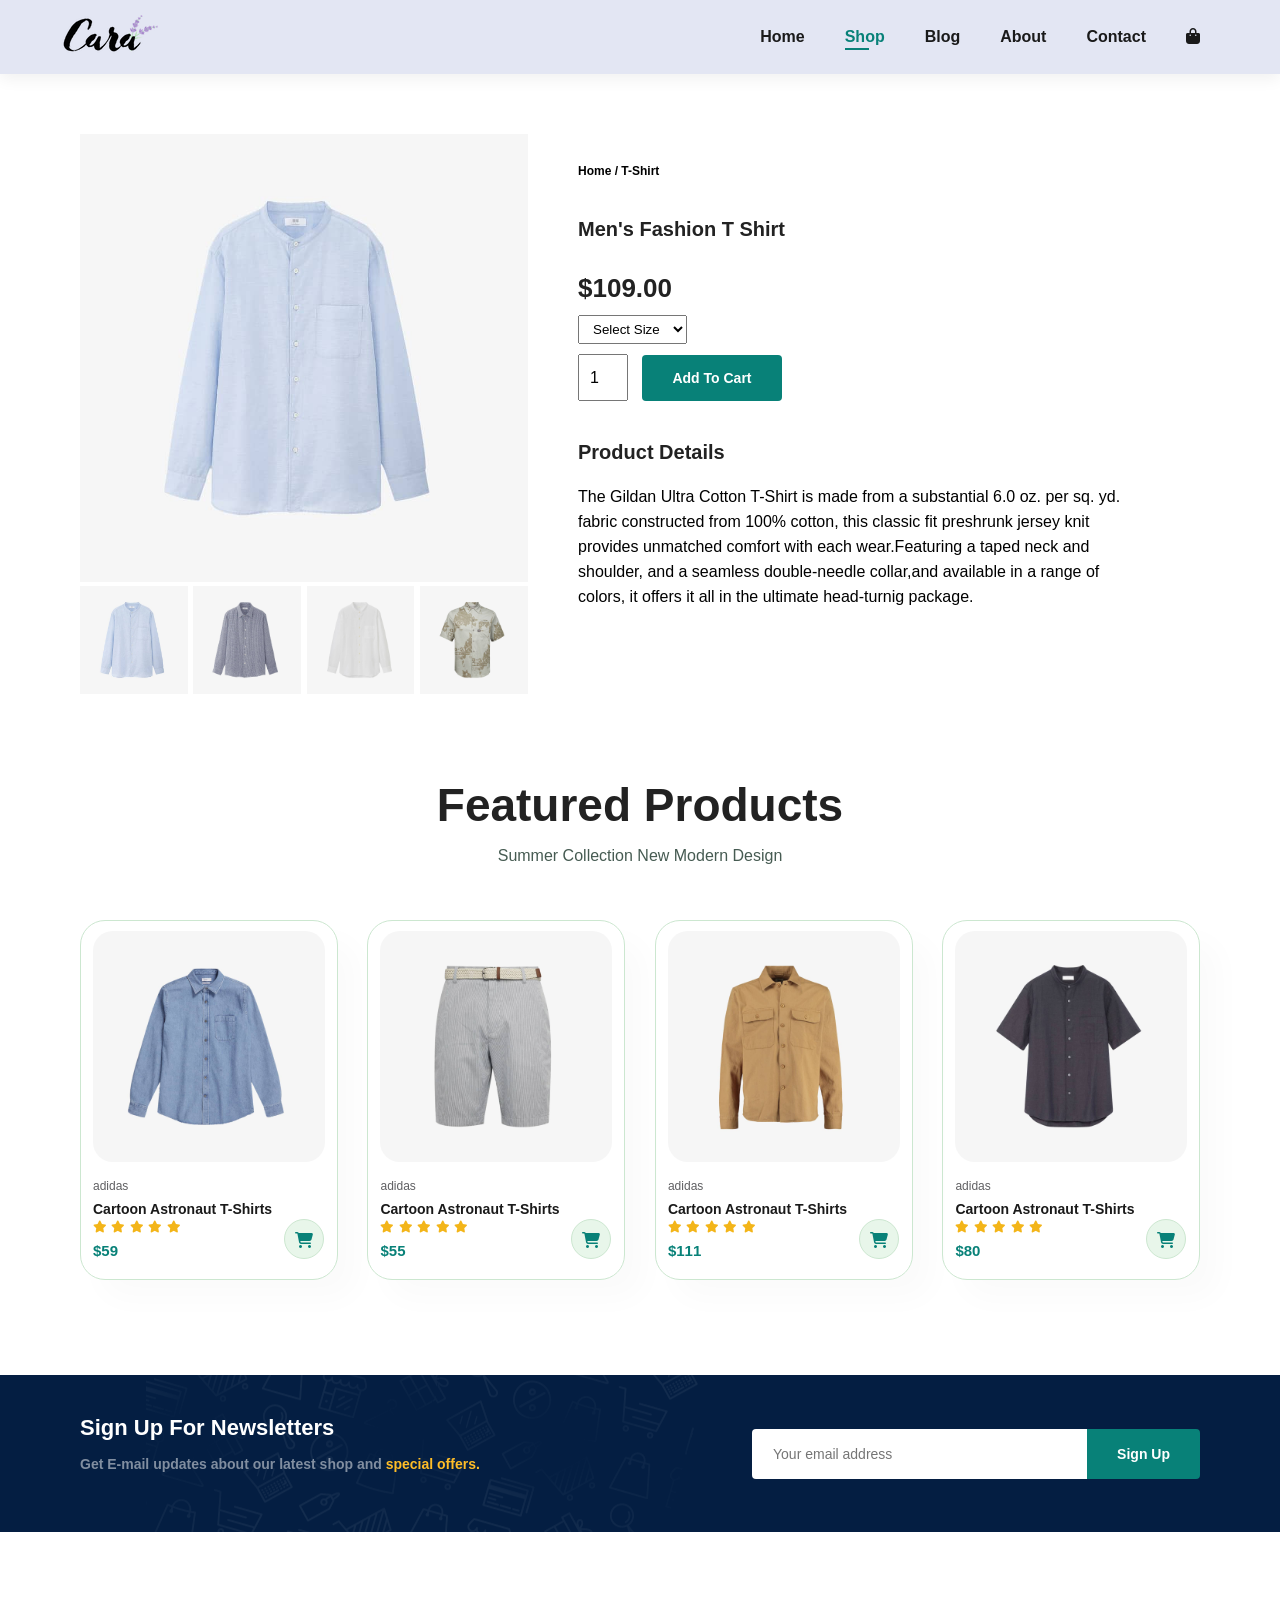
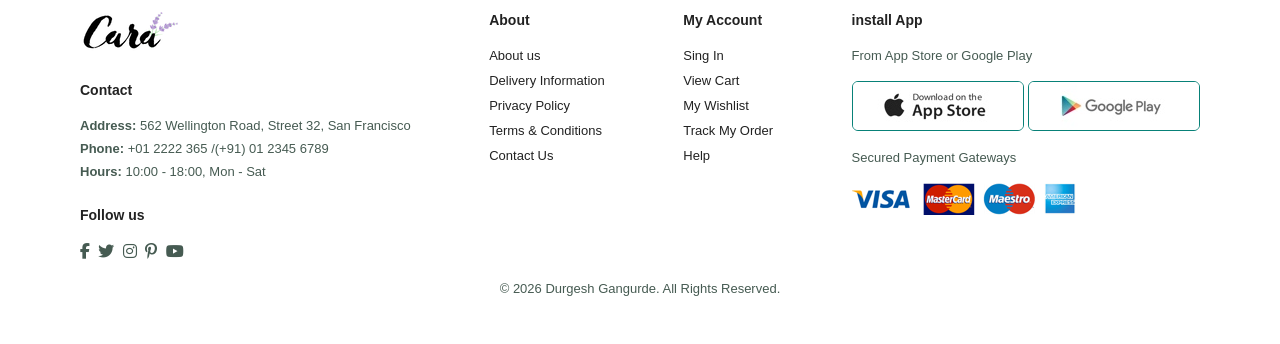
<file: Dress-shop-product-2.html>
<!DOCTYPE html>
<html lang="en">

<head>
    <meta charset="UTF-8">
    <meta http-equiv="X-UA-Compatible" content="IE=edge">
    <meta name="viewport" content="width=device-width, initial-scale=1.0">
    <title>Dress</title>
    <link rel="stylesheet" href="Dress_style.css">

    <!-- icons URL -->
    <link rel="stylesheet" href="https://cdnjs.cloudflare.com/ajax/libs/font-awesome/6.1.2/css/all.min.css">

</head>

<body>

    <!-- ----------NAVBAR---------- -->
    <section id="header">
        <a href="#"><img src="Dress-img/logo.png" class="logo"></a>

        <div>
            <ul id="navbar">
                <li><a href="index.html">Home</a></li>
                <li><a href="Dress-shop.html" class="active">Shop</a></li>
                <li><a href="Dress-blog.html">Blog</a></li>
                <li><a href="Dress-about.html">About</a></li>
                <li><a href="Dress-contact.html">Contact</a></li>
                <li id="lg-bag"><a href="Dress-cart.html"><i class="fa-solid fa-bag-shopping"></i></a></li>
                <a href="#" id="close"><i class="fa-solid fa-xmark"></i></a>
            </ul>
        </div>
        <div id="mobile">
            <a href="Dress-cart.html"><i class="fa-solid fa-bag-shopping"></i></a>
            <i id="bar" class="fa-solid fa-outdent"></i>
        </div>

    </section>

    <section id="prodetails" class="section-p1">
        <div class="single-pro-image">
            <img src="Dress-img/n1.jpg" width="100%" id="mainimg">
            <div class="small-img-group">
                <div class="small-img-col">
                    <img src="Dress-img/n1.jpg" width="100%" class="small-img">
                </div>
                <div class="small-img-col">
                    <img src="Dress-img/n2.jpg" width="100%" class="small-img">
                </div>
                <div class="small-img-col">
                    <img src="Dress-img/n3.jpg" width="100%" class="small-img">
                </div>
                <div class="small-img-col">
                    <img src="Dress-img/n4.jpg" width="100%" class="small-img">
                </div>
            </div>
        </div>

        <div class="single-pro-details">
            <h6>Home / T-Shirt</h6>
            <h4>Men's Fashion T Shirt</h4>
            <h2>$109.00</h2>
            <select>
                <option>Select Size</option>
                <option>XL</option>
                <option>XXL</option>
                <option>Small</option>
                <option>Large</option>
            </select>
            <input type="number" value="1">
            <button class="normal">Add To Cart</button>
            <h4>Product Details</h4>
            <span>
                The Gildan Ultra Cotton T-Shirt is made from a substantial 6.0 oz. per sq. yd. fabric constructed
                from 100% cotton, this classic fit preshrunk jersey knit provides unmatched comfort with each wear.Featuring a taped neck and shoulder, and a seamless double-needle collar,and available in a range of colors, it offers it all in the ultimate head-turnig package.
            </span>
        </div>
    </section>

      <!-- ----------PRODUCT-2---------- -->
      <section id="product1" class="section-p1">
        <h2> Featured Products</h2>
        <p>Summer Collection New Modern Design</p>
        <div class="pro-container">
            <div class="pro">
                <img src="Dress-img/n5.jpg">
                <div class="desc">
                    <span>adidas</span>
                    <h5>Cartoon Astronaut T-Shirts</h5>
                    <div class="star">
                        <i class="fa-solid fa-star"></i>
                        <i class="fa-solid fa-star"></i>
                        <i class="fa-solid fa-star"></i>
                        <i class="fa-solid fa-star"></i>
                        <i class="fa-solid fa-star"></i>
                    </div>
                    <h4>$59</h4>
                </div>
                <a href="#"><i class="fa-solid fa-cart-shopping"></i></a>
            </div>

            <div class="pro">
                <img src="Dress-img/n6.jpg">
                <div class="desc">
                    <span>adidas</span>
                    <h5>Cartoon Astronaut T-Shirts</h5>
                    <div class="star">
                        <i class="fa-solid fa-star"></i>
                        <i class="fa-solid fa-star"></i>
                        <i class="fa-solid fa-star"></i>
                        <i class="fa-solid fa-star"></i>
                        <i class="fa-solid fa-star"></i>
                    </div>
                    <h4>$55</h4>
                </div>
                <a href="#"><i class="fa-solid fa-cart-shopping"></i></a>
            </div>

            <div class="pro">
                <img src="Dress-img/n7.jpg">
                <div class="desc">
                    <span>adidas</span>
                    <h5>Cartoon Astronaut T-Shirts</h5>
                    <div class="star">
                        <i class="fa-solid fa-star"></i>
                        <i class="fa-solid fa-star"></i>
                        <i class="fa-solid fa-star"></i>
                        <i class="fa-solid fa-star"></i>
                        <i class="fa-solid fa-star"></i>
                    </div>
                    <h4>$111</h4>
                </div>
                <a href="#"><i class="fa-solid fa-cart-shopping"></i></a>
            </div>

            <div class="pro">
                <img src="Dress-img/n8.jpg">
                <div class="desc">
                    <span>adidas</span>
                    <h5>Cartoon Astronaut T-Shirts</h5>
                    <div class="star">
                        <i class="fa-solid fa-star"></i>
                        <i class="fa-solid fa-star"></i>
                        <i class="fa-solid fa-star"></i>
                        <i class="fa-solid fa-star"></i>
                        <i class="fa-solid fa-star"></i>
                    </div>
                    <h4>$80</h4>
                </div>
                <a href="#"><i class="fa-solid fa-cart-shopping"></i></a>
            </div>
        </div>
    </section>

    <!-- ----------LETTER---------- -->
    <section id="newsletter" class="section-p1 section-m1">
        <div class="newstext">
            <h4>Sign Up For Newsletters</h4>
            <p>Get E-mail updates about our latest shop and <span>special offers.</span></p>
        </div>
        <div class="form">
            <input type="text" placeholder="Your email address">
            <button class="normal">Sign Up</button>
        </div>
    </section>

    <!-- ----------FOOTER---------- -->
    <footer class="section-p1">
        <div class="col">
            <img class="logo" src="Dress-img/logo.png">
            <h4>Contact</h4>
            <p> <strong>Address:</strong> 562 Wellington Road, Street 32, San Francisco</p>
            <p> <strong>Phone:</strong> +01 2222 365 /(+91) 01 2345 6789</p>
            <p> <strong>Hours:</strong> 10:00 - 18:00, Mon - Sat</p>
            <div class="follow">
                <h4>Follow us</h4>
                <div class="icon">
                    <i class="fa-brands fa-facebook-f"></i>
                    <i class="fa-brands fa-twitter"></i>
                    <i class="fa-brands fa-instagram"></i>
                    <i class="fa-brands fa-pinterest-p"></i>
                    <i class="fa-brands fa-youtube"></i>
                </div>
            </div>
        </div>

        <div class="col">
            <h4>About</h4>
            <a href="#">About us</a>
            <a href="#">Delivery Information</a>
            <a href="#">Privacy Policy</a>
            <a href="#">Terms & Conditions</a>
            <a href="#">Contact Us</a>
        </div>

        <div class="col">
            <h4>My Account</h4>
            <a href="#">Sing In</a>
            <a href="#">View Cart</a>
            <a href="#">My Wishlist</a>
            <a href="#">Track My Order</a>
            <a href="#">Help</a>
        </div>

        <div class="col install">
            <h4>install App</h4>
            <p>From App Store or Google Play</p>
            <div class="row">
                <img src="Dress-img/app.jpg">
                <img src="Dress-img/play.jpg">
            </div>
            <p>Secured Payment Gateways</p>
            <img src="Dress-img/pay.png">
        </div>

        <div class="copyright">
            <p>&copy; 2026 Durgesh Gangurde. All Rights Reserved.</p>
        </div>
    </footer>


    <script>
        var mainimg = document.getElementById("mainimg");
        var smallimg = document.getElementsByClassName("small-img");
        
        smallimg[0].onclick = function(){
            mainimg.src = smallimg[0].src;
        }
        smallimg[1].onclick = function(){
            mainimg.src = smallimg[1].src;
        }
        smallimg[2].onclick = function(){
            mainimg.src = smallimg[2].src;
        }
        smallimg[3].onclick = function(){
            mainimg.src = smallimg[3].src;
        }
    </script>

    <script src="Dress_JS.js"></script>

</body>

</html>
</file>
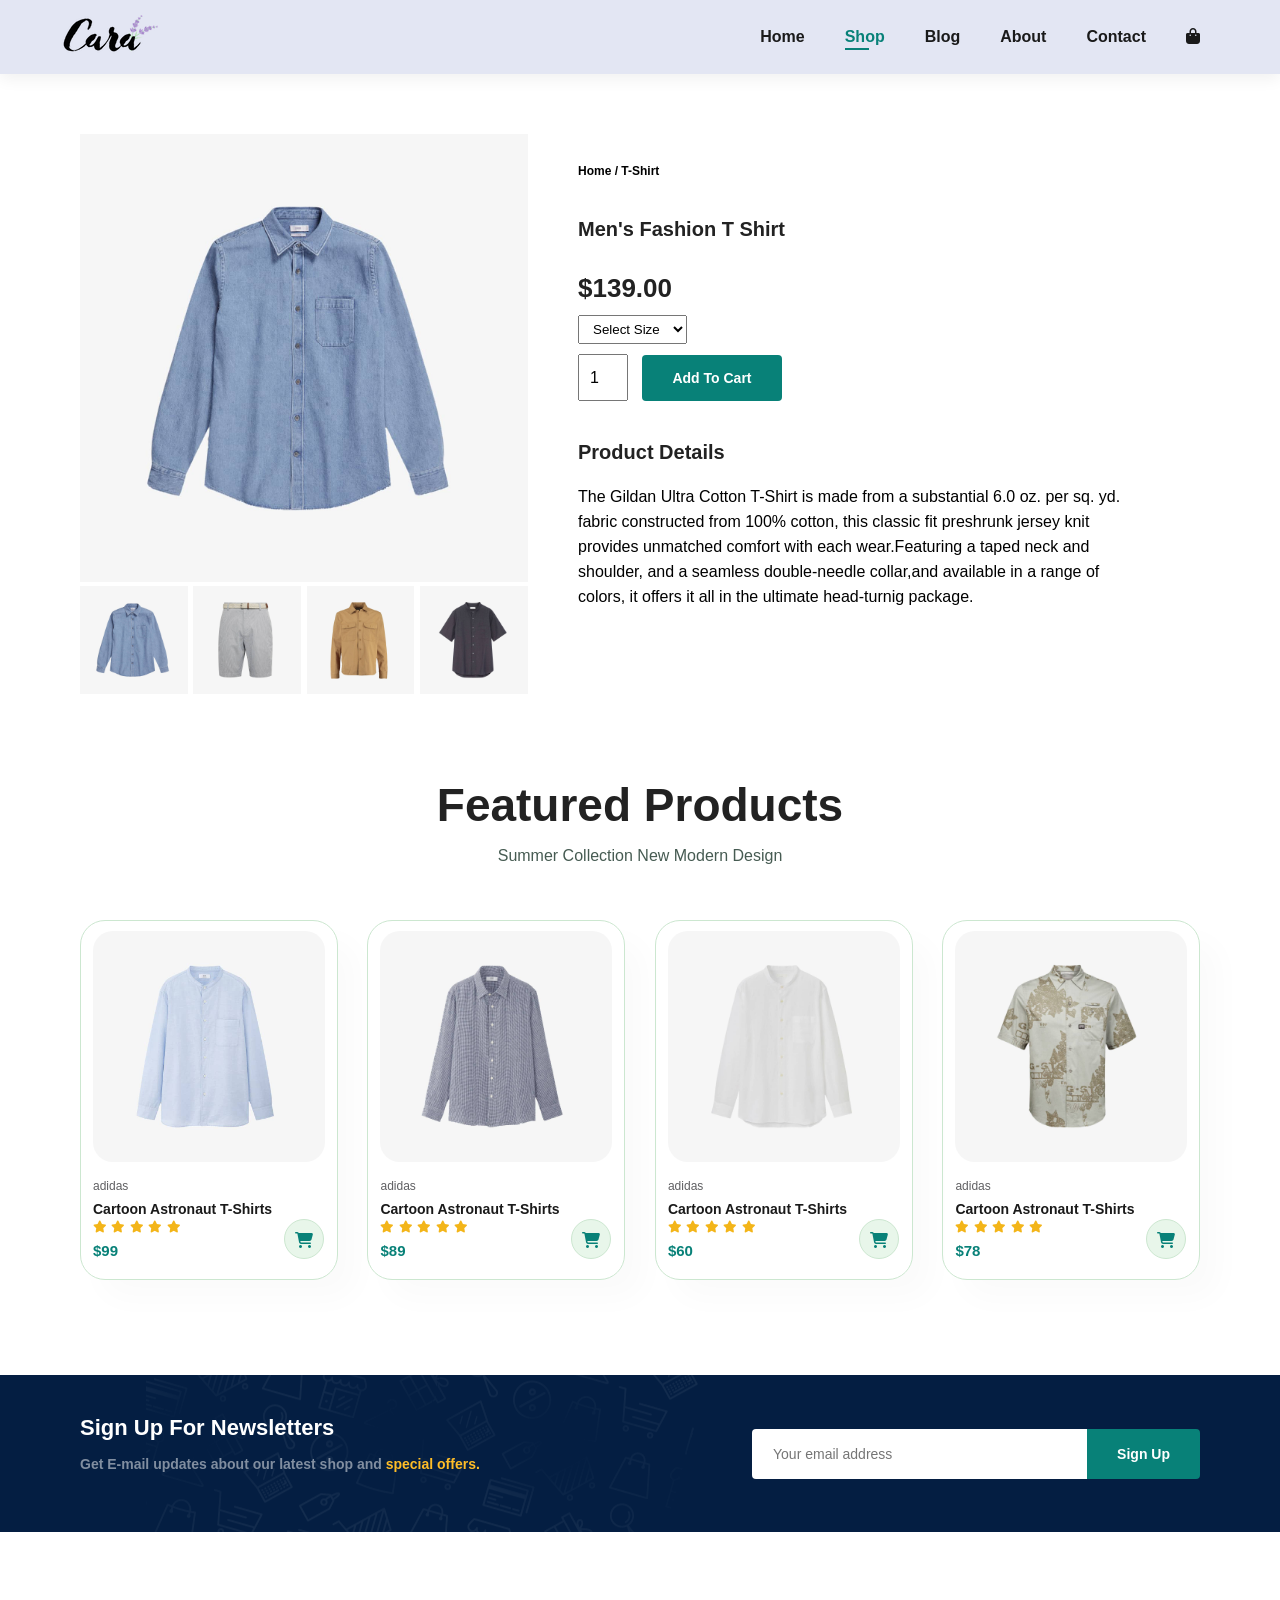
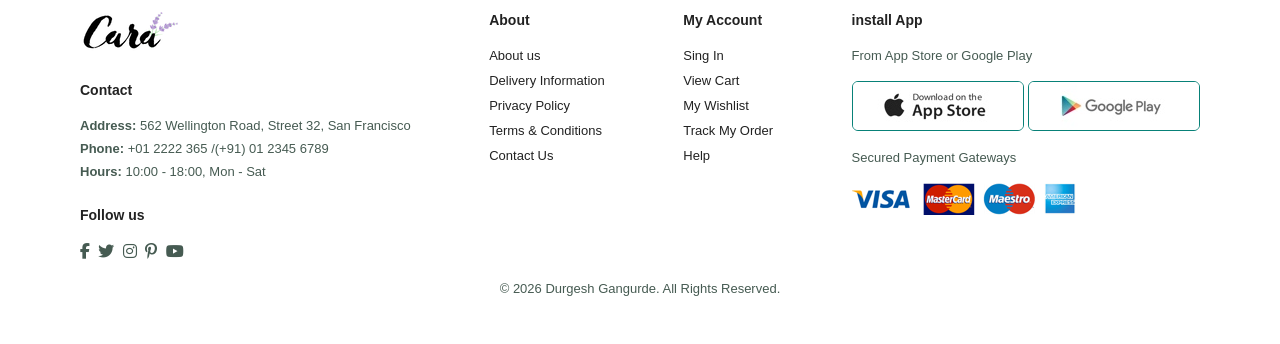
<file: Dress-shop-product-3.html>
<!DOCTYPE html>
<html lang="en">

<head>
    <meta charset="UTF-8">
    <meta http-equiv="X-UA-Compatible" content="IE=edge">
    <meta name="viewport" content="width=device-width, initial-scale=1.0">
    <title>Dress</title>
    <link rel="stylesheet" href="Dress_style.css">

    <!-- icons URL -->
    <link rel="stylesheet" href="https://cdnjs.cloudflare.com/ajax/libs/font-awesome/6.1.2/css/all.min.css">

</head>

<body>

    <!-- ----------NAVBAR---------- -->
    <section id="header">
        <a href="#"><img src="Dress-img/logo.png" class="logo"></a>

        <div>
            <ul id="navbar">
                <li><a href="index.html">Home</a></li>
                <li><a href="Dress-shop.html" class="active">Shop</a></li>
                <li><a href="Dress-blog.html">Blog</a></li>
                <li><a href="Dress-about.html">About</a></li>
                <li><a href="Dress-contact.html">Contact</a></li>
                <li id="lg-bag"><a href="Dress-cart.html"><i class="fa-solid fa-bag-shopping"></i></a></li>
                <a href="#" id="close"><i class="fa-solid fa-xmark"></i></a>
            </ul>
        </div>
        <div id="mobile">
            <a href="Dress-cart.html"><i class="fa-solid fa-bag-shopping"></i></a>
            <i id="bar" class="fa-solid fa-outdent"></i>
        </div>

    </section>

    <section id="prodetails" class="section-p1">
        <div class="single-pro-image">
            <img src="Dress-img/n5.jpg" width="100%" id="mainimg">
            <div class="small-img-group">
                <div class="small-img-col">
                    <img src="Dress-img/n5.jpg" width="100%" class="small-img">
                </div>
                <div class="small-img-col">
                    <img src="Dress-img/n6.jpg" width="100%" class="small-img">
                </div>
                <div class="small-img-col">
                    <img src="Dress-img/n7.jpg" width="100%" class="small-img">
                </div>
                <div class="small-img-col">
                    <img src="Dress-img/n8.jpg" width="100%" class="small-img">
                </div>
            </div>
        </div>

        <div class="single-pro-details">
            <h6>Home / T-Shirt</h6>
            <h4>Men's Fashion T Shirt</h4>
            <h2>$139.00</h2>
            <select>
                <option>Select Size</option>
                <option>XL</option>
                <option>XXL</option>
                <option>Small</option>
                <option>Large</option>
            </select>
            <input type="number" value="1">
            <button class="normal">Add To Cart</button>
            <h4>Product Details</h4>
            <span>
                The Gildan Ultra Cotton T-Shirt is made from a substantial 6.0 oz. per sq. yd. fabric constructed
                from 100% cotton, this classic fit preshrunk jersey knit provides unmatched comfort with each wear.Featuring a taped neck and shoulder, and a seamless double-needle collar,and available in a range of colors, it offers it all in the ultimate head-turnig package.
            </span>
        </div>
    </section>

      <!-- ----------PRODUCT-2---------- -->
      <section id="product1" class="section-p1">
        <h2> Featured Products</h2>
        <p>Summer Collection New Modern Design</p>
        <div class="pro-container">
            <div class="pro">
                <img src="Dress-img/n1.jpg">
                <div class="desc">
                    <span>adidas</span>
                    <h5>Cartoon Astronaut T-Shirts</h5>
                    <div class="star">
                        <i class="fa-solid fa-star"></i>
                        <i class="fa-solid fa-star"></i>
                        <i class="fa-solid fa-star"></i>
                        <i class="fa-solid fa-star"></i>
                        <i class="fa-solid fa-star"></i>
                    </div>
                    <h4>$99</h4>
                </div>
                <a href="#"><i class="fa-solid fa-cart-shopping"></i></a>
            </div>

            <div class="pro">
                <img src="Dress-img/n2.jpg">
                <div class="desc">
                    <span>adidas</span>
                    <h5>Cartoon Astronaut T-Shirts</h5>
                    <div class="star">
                        <i class="fa-solid fa-star"></i>
                        <i class="fa-solid fa-star"></i>
                        <i class="fa-solid fa-star"></i>
                        <i class="fa-solid fa-star"></i>
                        <i class="fa-solid fa-star"></i>
                    </div>
                    <h4>$89</h4>
                </div>
                <a href="#"><i class="fa-solid fa-cart-shopping"></i></a>
            </div>

            <div class="pro">
                <img src="Dress-img/n3.jpg">
                <div class="desc">
                    <span>adidas</span>
                    <h5>Cartoon Astronaut T-Shirts</h5>
                    <div class="star">
                        <i class="fa-solid fa-star"></i>
                        <i class="fa-solid fa-star"></i>
                        <i class="fa-solid fa-star"></i>
                        <i class="fa-solid fa-star"></i>
                        <i class="fa-solid fa-star"></i>
                    </div>
                    <h4>$60</h4>
                </div>
                <a href="#"><i class="fa-solid fa-cart-shopping"></i></a>
            </div>

            <div class="pro">
                <img src="Dress-img/n4.jpg">
                <div class="desc">
                    <span>adidas</span>
                    <h5>Cartoon Astronaut T-Shirts</h5>
                    <div class="star">
                        <i class="fa-solid fa-star"></i>
                        <i class="fa-solid fa-star"></i>
                        <i class="fa-solid fa-star"></i>
                        <i class="fa-solid fa-star"></i>
                        <i class="fa-solid fa-star"></i>
                    </div>
                    <h4>$78</h4>
                </div>
                <a href="#"><i class="fa-solid fa-cart-shopping"></i></a>
            </div>
        </div>
    </section>

    <!-- ----------LETTER---------- -->
    <section id="newsletter" class="section-p1 section-m1">
        <div class="newstext">
            <h4>Sign Up For Newsletters</h4>
            <p>Get E-mail updates about our latest shop and <span>special offers.</span></p>
        </div>
        <div class="form">
            <input type="text" placeholder="Your email address">
            <button class="normal">Sign Up</button>
        </div>
    </section>

    <!-- ----------FOOTER---------- -->
    <footer class="section-p1">
        <div class="col">
            <img class="logo" src="Dress-img/logo.png">
            <h4>Contact</h4>
            <p> <strong>Address:</strong> 562 Wellington Road, Street 32, San Francisco</p>
            <p> <strong>Phone:</strong> +01 2222 365 /(+91) 01 2345 6789</p>
            <p> <strong>Hours:</strong> 10:00 - 18:00, Mon - Sat</p>
            <div class="follow">
                <h4>Follow us</h4>
                <div class="icon">
                    <i class="fa-brands fa-facebook-f"></i>
                    <i class="fa-brands fa-twitter"></i>
                    <i class="fa-brands fa-instagram"></i>
                    <i class="fa-brands fa-pinterest-p"></i>
                    <i class="fa-brands fa-youtube"></i>
                </div>
            </div>
        </div>

        <div class="col">
            <h4>About</h4>
            <a href="#">About us</a>
            <a href="#">Delivery Information</a>
            <a href="#">Privacy Policy</a>
            <a href="#">Terms & Conditions</a>
            <a href="#">Contact Us</a>
        </div>

        <div class="col">
            <h4>My Account</h4>
            <a href="#">Sing In</a>
            <a href="#">View Cart</a>
            <a href="#">My Wishlist</a>
            <a href="#">Track My Order</a>
            <a href="#">Help</a>
        </div>

        <div class="col install">
            <h4>install App</h4>
            <p>From App Store or Google Play</p>
            <div class="row">
                <img src="Dress-img/app.jpg">
                <img src="Dress-img/play.jpg">
            </div>
            <p>Secured Payment Gateways</p>
            <img src="Dress-img/pay.png">
        </div>

        <div class="copyright">
            <p>&copy; 2026 Durgesh Gangurde. All Rights Reserved.</p>
        </div>
    </footer>


    <script>
        var mainimg = document.getElementById("mainimg");
        var smallimg = document.getElementsByClassName("small-img");
        
        smallimg[0].onclick = function(){
            mainimg.src = smallimg[0].src;
        }
        smallimg[1].onclick = function(){
            mainimg.src = smallimg[1].src;
        }
        smallimg[2].onclick = function(){
            mainimg.src = smallimg[2].src;
        }
        smallimg[3].onclick = function(){
            mainimg.src = smallimg[3].src;
        }
    </script>

    <script src="Dress_JS.js"></script>

</body>

</html>
</file>
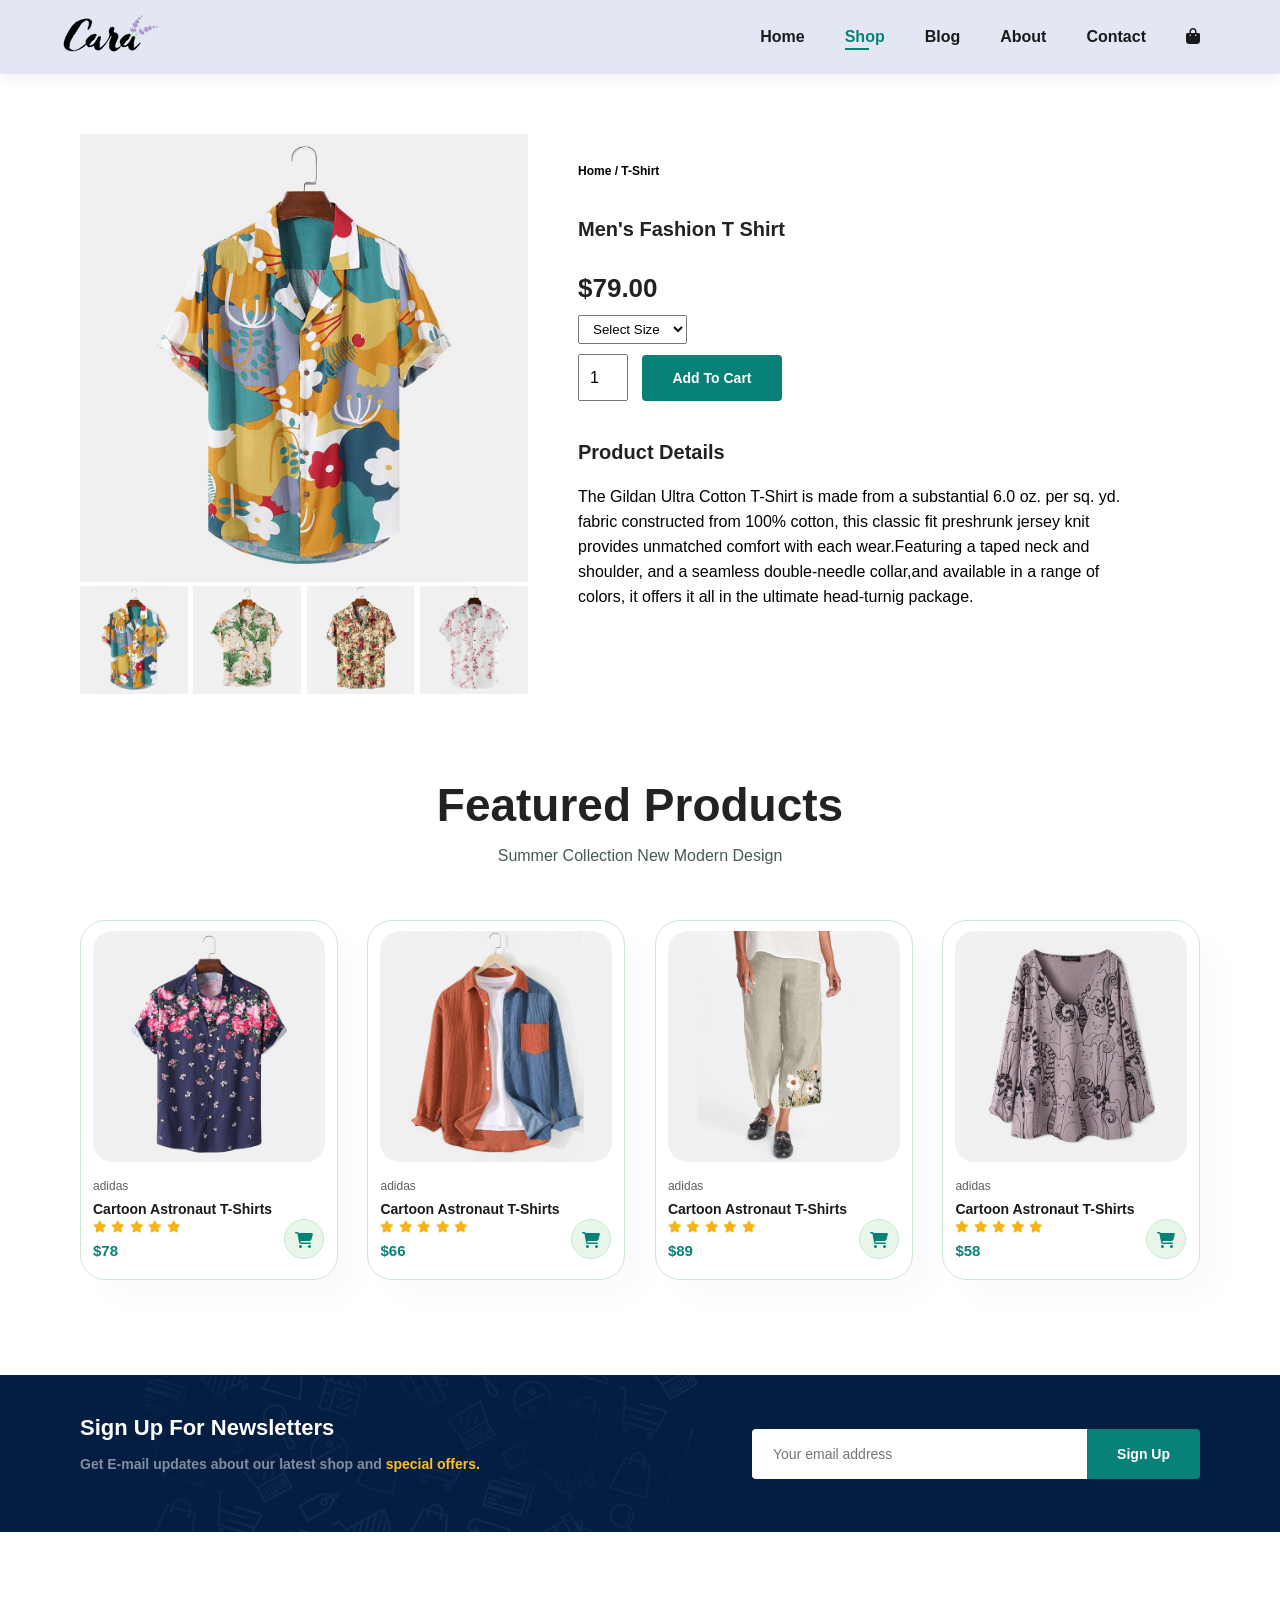
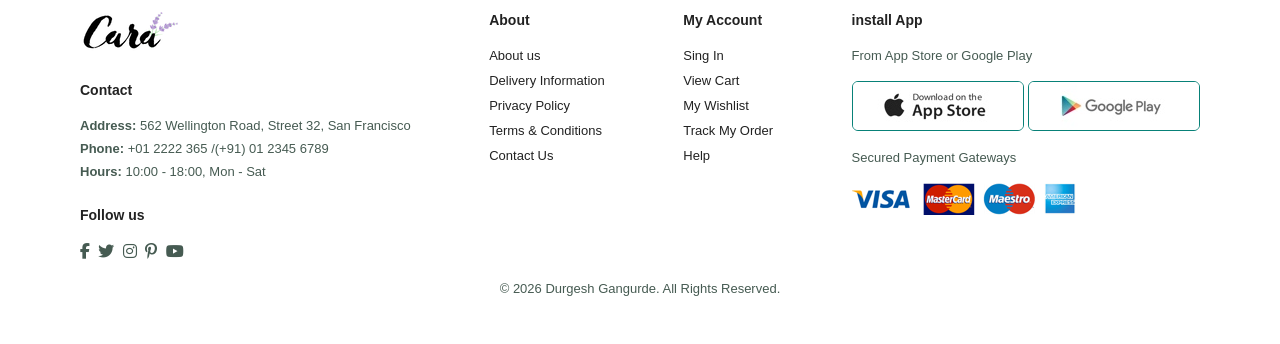
<file: Dress-shop-product.html>
<!DOCTYPE html>
<html lang="en">

<head>
    <meta charset="UTF-8">
    <meta http-equiv="X-UA-Compatible" content="IE=edge">
    <meta name="viewport" content="width=device-width, initial-scale=1.0">
    <title>Dress</title>
    <link rel="stylesheet" href="Dress_style.css">

    <!-- icons URL -->
    <link rel="stylesheet" href="https://cdnjs.cloudflare.com/ajax/libs/font-awesome/6.1.2/css/all.min.css">

</head>

<body>

    <!-- ----------NAVBAR---------- -->
    <section id="header">
        <a href="#"><img src="Dress-img/logo.png" class="logo"></a>

        <div>
            <ul id="navbar">
                <li><a href="index.html">Home</a></li>
                <li><a href="Dress-shop.html" class="active">Shop</a></li>
                <li><a href="Dress-blog.html">Blog</a></li>
                <li><a href="Dress-about.html">About</a></li>
                <li><a href="Dress-contact.html">Contact</a></li>
                <li id="lg-bag"><a href="Dress-cart.html"><i class="fa-solid fa-bag-shopping"></i></a></li>
                <a href="#" id="close"><i class="fa-solid fa-xmark"></i></a>
            </ul>
        </div>
        <div id="mobile">
            <a href="Dress-cart.html"><i class="fa-solid fa-bag-shopping"></i></a>
            <i id="bar" class="fa-solid fa-outdent"></i>
        </div>

    </section>

    <section id="prodetails" class="section-p1">
        <div class="single-pro-image">
            <img src="Dress-img/s1.jpg" width="100%" id="mainimg">
            <div class="small-img-group">
                <div class="small-img-col">
                    <img src="Dress-img/s1.jpg" width="100%" class="small-img">
                </div>
                <div class="small-img-col">
                    <img src="Dress-img/s2.jpg" width="100%" class="small-img">
                </div>
                <div class="small-img-col">
                    <img src="Dress-img/s3.jpg" width="100%" class="small-img">
                </div>
                <div class="small-img-col">
                    <img src="Dress-img/s4.jpg" width="100%" class="small-img">
                </div>
            </div>
        </div>

        <div class="single-pro-details">
            <h6>Home / T-Shirt</h6>
            <h4>Men's Fashion T Shirt</h4>
            <h2>$79.00</h2>
            <select>
                <option>Select Size</option>
                <option>XL</option>
                <option>XXL</option>
                <option>Small</option>
                <option>Large</option>
            </select>
            <input type="number" value="1">
            <button class="normal">Add To Cart</button>
            <h4>Product Details</h4>
            <span>
                The Gildan Ultra Cotton T-Shirt is made from a substantial 6.0 oz. per sq. yd. fabric constructed
                from 100% cotton, this classic fit preshrunk jersey knit provides unmatched comfort with each wear.Featuring a taped neck and shoulder, and a seamless double-needle collar,and available in a range of colors, it offers it all in the ultimate head-turnig package.
            </span>
        </div>
    </section>

      <!-- ----------PRODUCT-2---------- -->
      <section id="product1" class="section-p1">
        <h2> Featured Products</h2>
        <p>Summer Collection New Modern Design</p>
        <div class="pro-container">
            <div class="pro"  onclick="window.location.href='Dress-shop-product-1.html'">
                <img src="Dress-img/s5.jpg">
                <div class="desc">
                    <span>adidas</span>
                    <h5>Cartoon Astronaut T-Shirts</h5>
                    <div class="star">
                        <i class="fa-solid fa-star"></i>
                        <i class="fa-solid fa-star"></i>
                        <i class="fa-solid fa-star"></i>
                        <i class="fa-solid fa-star"></i>
                        <i class="fa-solid fa-star"></i>
                    </div>
                    <h4>$78</h4>
                </div>
                <a href="#"><i class="fa-solid fa-cart-shopping"></i></a>
            </div>

            <div class="pro">
                <img src="Dress-img/s6.jpg">
                <div class="desc">
                    <span>adidas</span>
                    <h5>Cartoon Astronaut T-Shirts</h5>
                    <div class="star">
                        <i class="fa-solid fa-star"></i>
                        <i class="fa-solid fa-star"></i>
                        <i class="fa-solid fa-star"></i>
                        <i class="fa-solid fa-star"></i>
                        <i class="fa-solid fa-star"></i>
                    </div>
                    <h4>$66</h4>
                </div>
                <a href="#"><i class="fa-solid fa-cart-shopping"></i></a>
            </div>

            <div class="pro">
                <img src="Dress-img/s7.jpg">
                <div class="desc">
                    <span>adidas</span>
                    <h5>Cartoon Astronaut T-Shirts</h5>
                    <div class="star">
                        <i class="fa-solid fa-star"></i>
                        <i class="fa-solid fa-star"></i>
                        <i class="fa-solid fa-star"></i>
                        <i class="fa-solid fa-star"></i>
                        <i class="fa-solid fa-star"></i>
                    </div>
                    <h4>$89</h4>
                </div>
                <a href="#"><i class="fa-solid fa-cart-shopping"></i></a>
            </div>

            <div class="pro">
                <img src="Dress-img/s8.jpg">
                <div class="desc">
                    <span>adidas</span>
                    <h5>Cartoon Astronaut T-Shirts</h5>
                    <div class="star">
                        <i class="fa-solid fa-star"></i>
                        <i class="fa-solid fa-star"></i>
                        <i class="fa-solid fa-star"></i>
                        <i class="fa-solid fa-star"></i>
                        <i class="fa-solid fa-star"></i>
                    </div>
                    <h4>$58</h4>
                </div>
                <a href="#"><i class="fa-solid fa-cart-shopping"></i></a>
            </div>
        </div>
    </section>

    <!-- ----------LETTER---------- -->
    <section id="newsletter" class="section-p1 section-m1">
        <div class="newstext">
            <h4>Sign Up For Newsletters</h4>
            <p>Get E-mail updates about our latest shop and <span>special offers.</span></p>
        </div>
        <div class="form">
            <input type="text" placeholder="Your email address">
            <button class="normal">Sign Up</button>
        </div>
    </section>

    <!-- ----------FOOTER---------- -->
    <footer class="section-p1">
        <div class="col">
            <img class="logo" src="Dress-img/logo.png">
            <h4>Contact</h4>
            <p> <strong>Address:</strong> 562 Wellington Road, Street 32, San Francisco</p>
            <p> <strong>Phone:</strong> +01 2222 365 /(+91) 01 2345 6789</p>
            <p> <strong>Hours:</strong> 10:00 - 18:00, Mon - Sat</p>
            <div class="follow">
                <h4>Follow us</h4>
                <div class="icon">
                    <i class="fa-brands fa-facebook-f"></i>
                    <i class="fa-brands fa-twitter"></i>
                    <i class="fa-brands fa-instagram"></i>
                    <i class="fa-brands fa-pinterest-p"></i>
                    <i class="fa-brands fa-youtube"></i>
                </div>
            </div>
        </div>

        <div class="col">
            <h4>About</h4>
            <a href="#">About us</a>
            <a href="#">Delivery Information</a>
            <a href="#">Privacy Policy</a>
            <a href="#">Terms & Conditions</a>
            <a href="#">Contact Us</a>
        </div>

        <div class="col">
            <h4>My Account</h4>
            <a href="#">Sing In</a>
            <a href="#">View Cart</a>
            <a href="#">My Wishlist</a>
            <a href="#">Track My Order</a>
            <a href="#">Help</a>
        </div>

        <div class="col install">
            <h4>install App</h4>
            <p>From App Store or Google Play</p>
            <div class="row">
                <img src="Dress-img/app.jpg">
                <img src="Dress-img/play.jpg">
            </div>
            <p>Secured Payment Gateways</p>
            <img src="Dress-img/pay.png">
        </div>

        <div class="copyright">
            <p>&copy; 2026 Durgesh Gangurde. All Rights Reserved.</p>
        </div>
    </footer>


    <script>
        var mainimg = document.getElementById("mainimg");
        var smallimg = document.getElementsByClassName("small-img");
        
        smallimg[0].onclick = function(){
            mainimg.src = smallimg[0].src;
        }
        smallimg[1].onclick = function(){
            mainimg.src = smallimg[1].src;
        }
        smallimg[2].onclick = function(){
            mainimg.src = smallimg[2].src;
        }
        smallimg[3].onclick = function(){
            mainimg.src = smallimg[3].src;
        }
    </script>

    <script src="Dress_JS.js"></script>

</body>

</html>
</file>
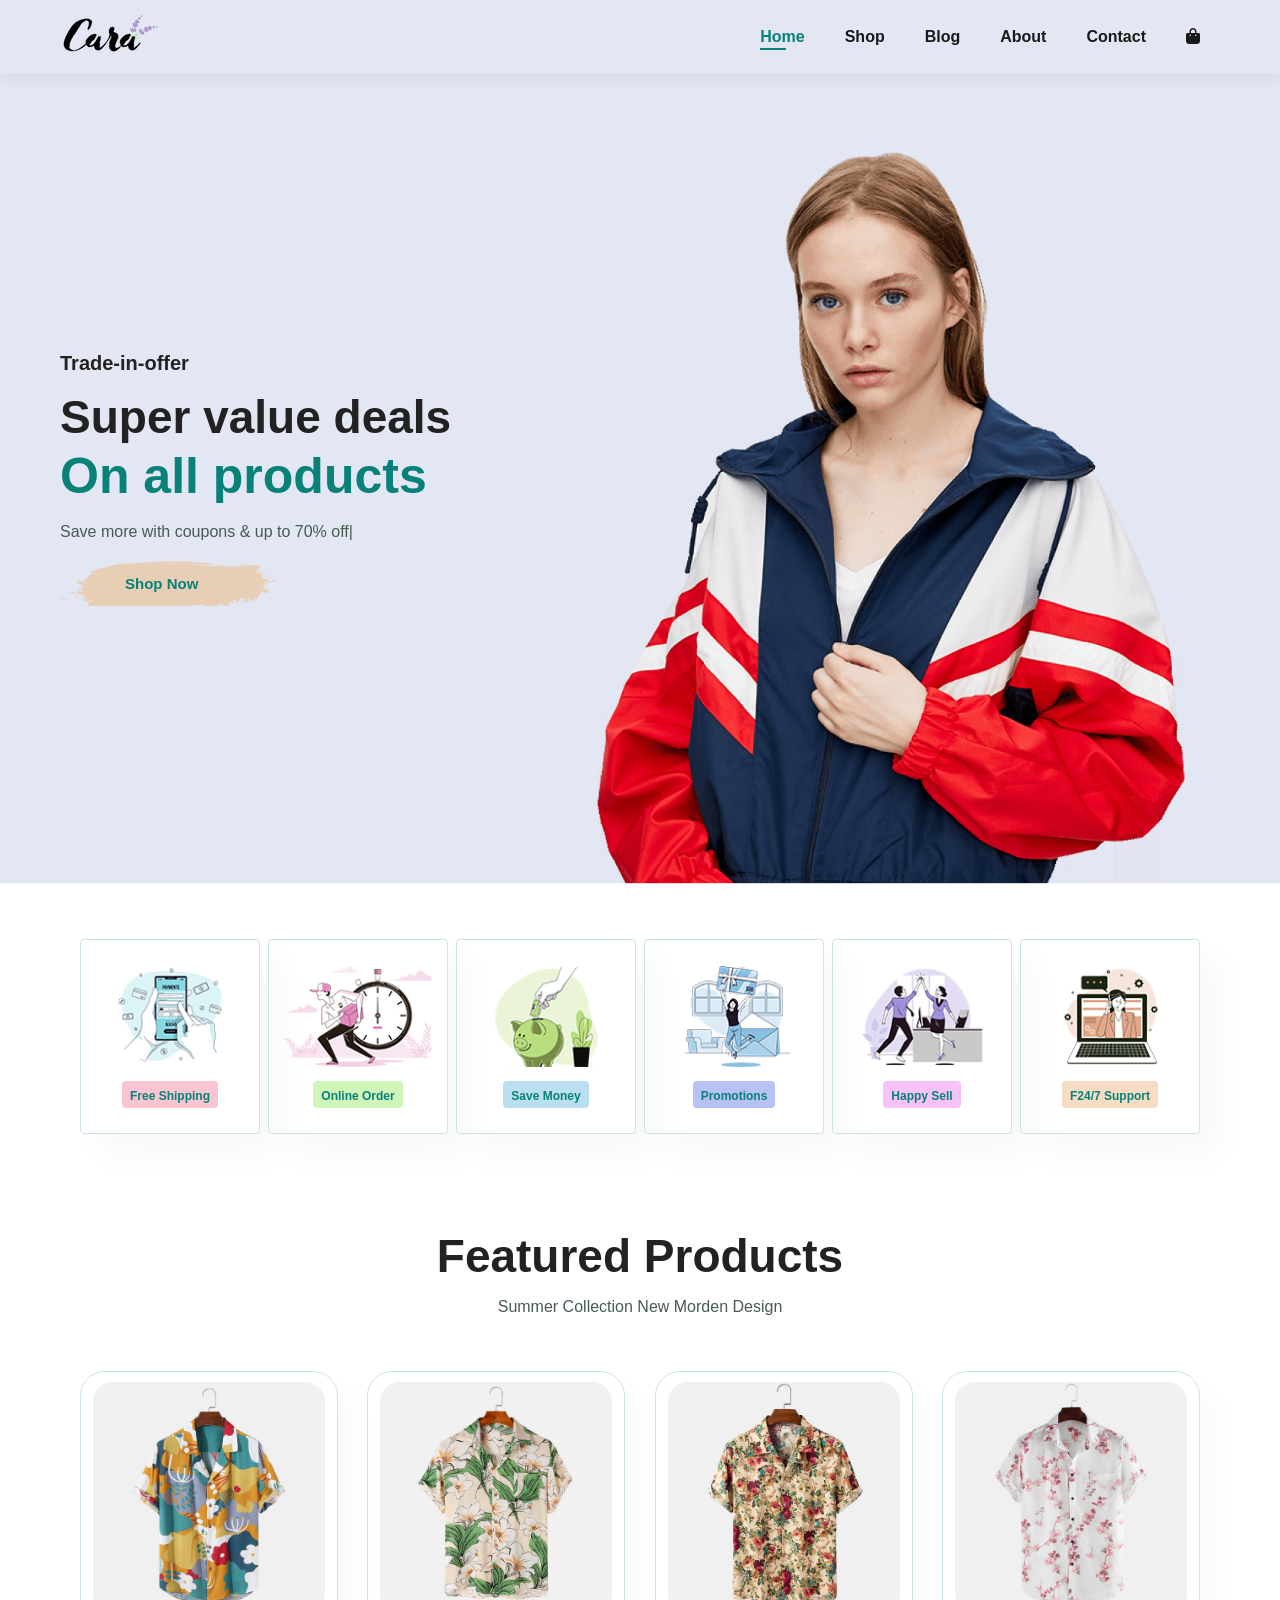
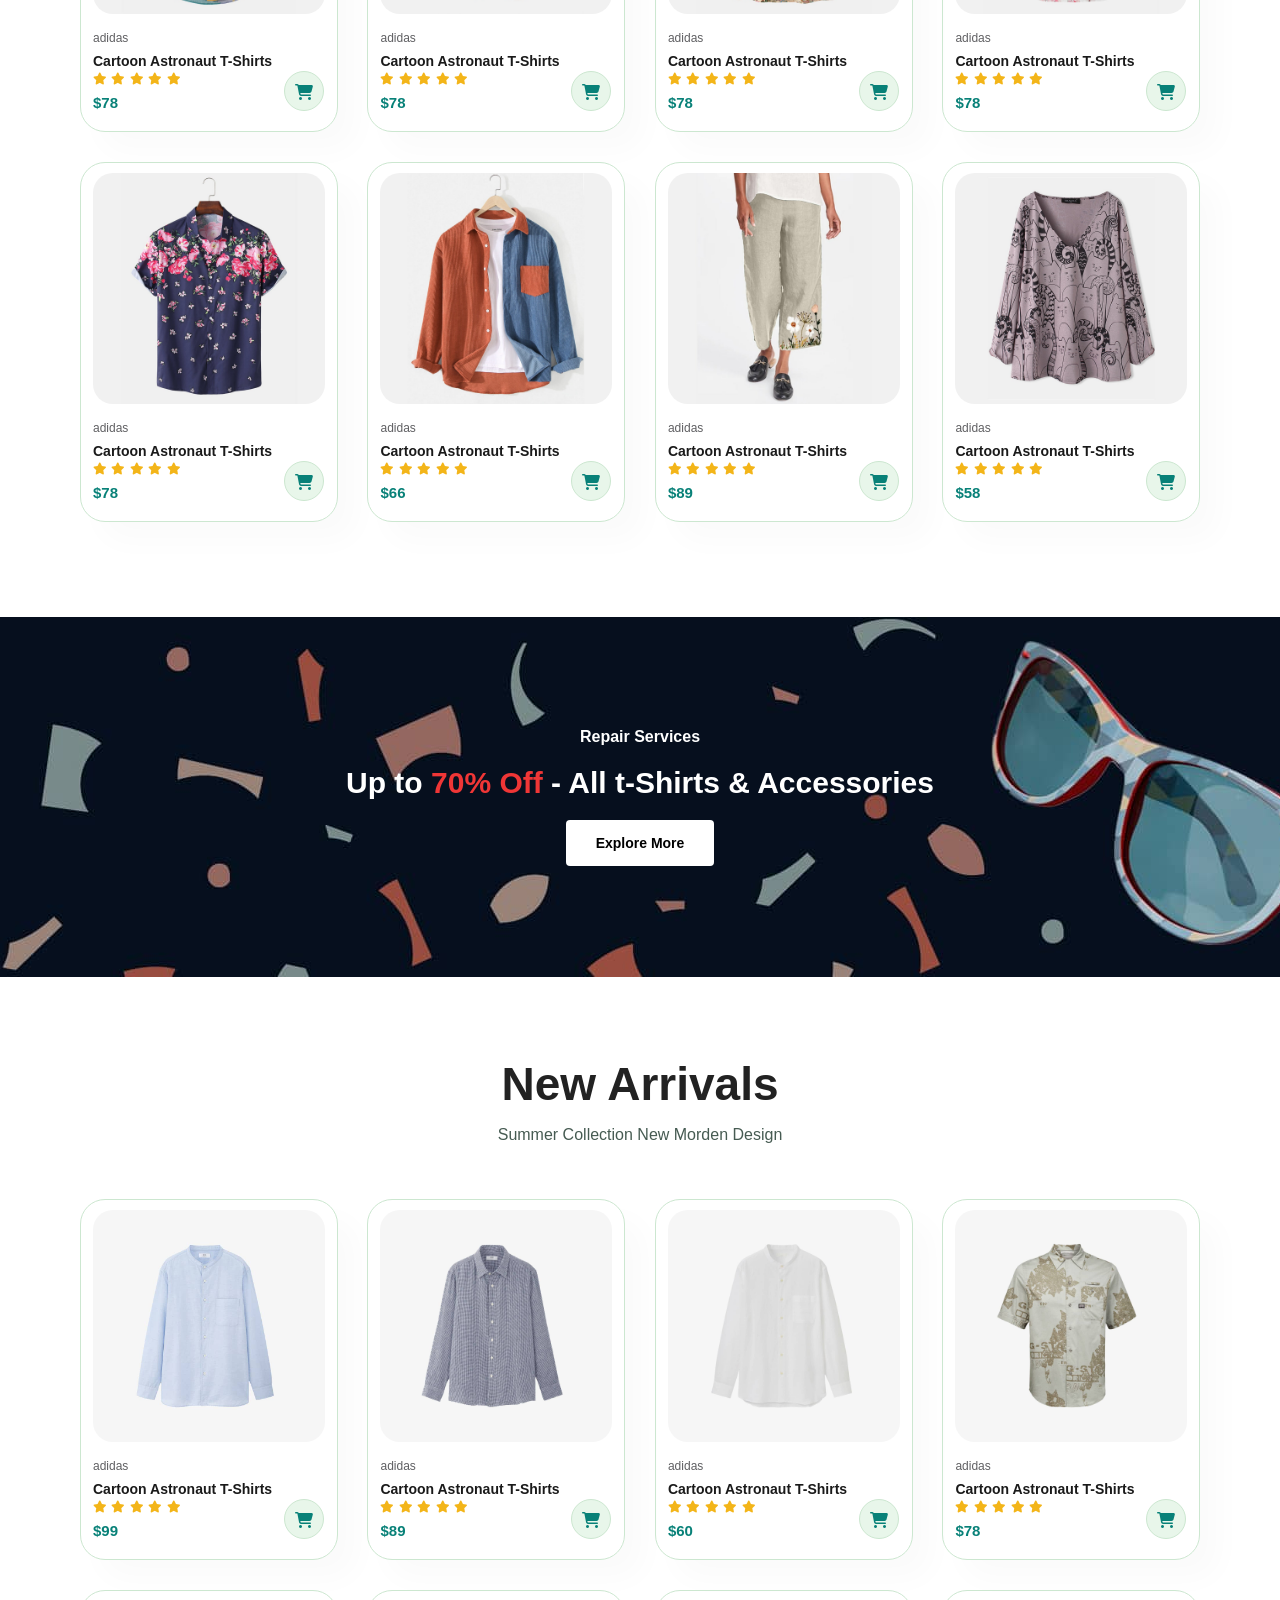
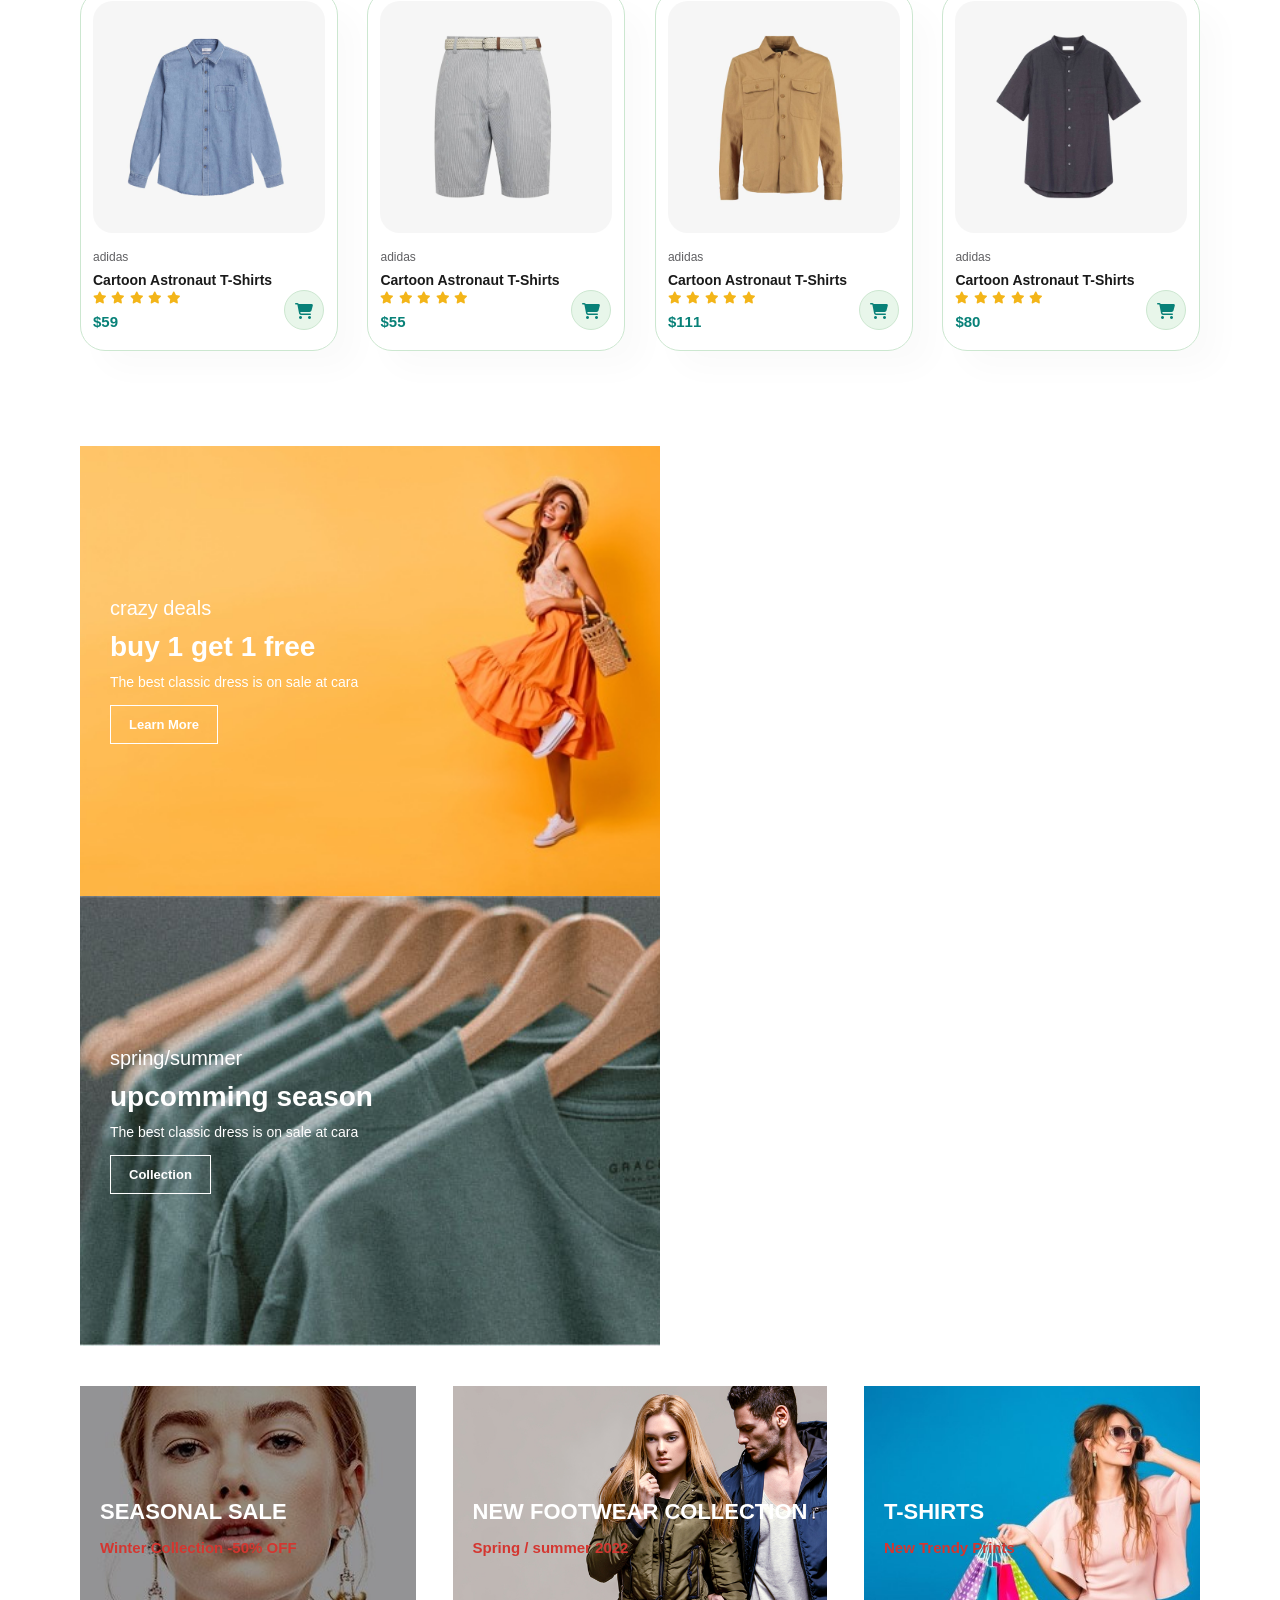
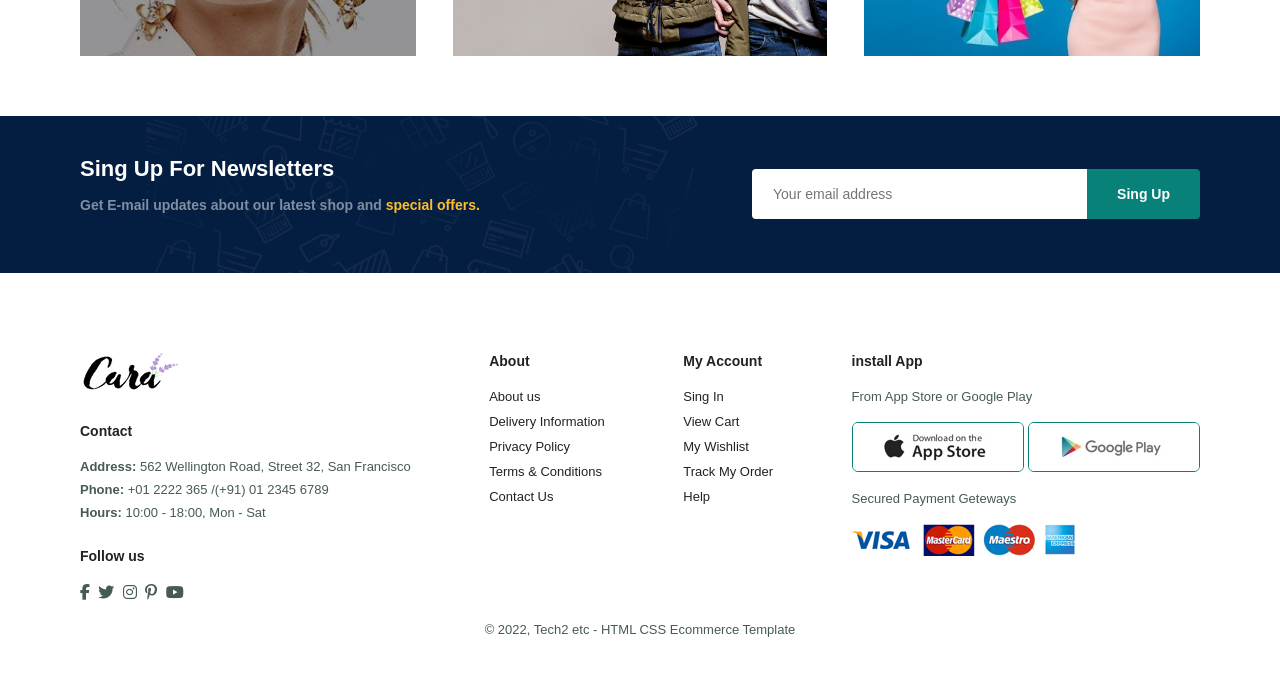
<file: Dress.html>
<!DOCTYPE html>
<html lang="en">

<head>
    <meta charset="UTF-8">
    <meta http-equiv="X-UA-Compatible" content="IE=edge">
    <meta name="viewport" content="width=device-width, initial-scale=1.0">
    <title>Dress</title>
    <link rel="stylesheet" href="Dress_style.css">

    <!-- icons URL -->
    <link rel="stylesheet" href="https://cdnjs.cloudflare.com/ajax/libs/font-awesome/6.1.2/css/all.min.css">

</head> 

<body>

    <!-- ----------NAVBAR---------- -->
    <section id="header">
        <a href="#"><img src="Dress-img/logo.png" class="logo"></a>

        <div>
            <ul id="navbar">
                <li><a href="Dress.html" class="active">Home</a></li>
                <li><a href="Dress-shop.html">Shop</a></li>
                <li><a href="Dress-blog.html">Blog</a></li>
                <li><a href="Dress-about.html">About</a></li>
                <li><a href="Dress-contact.html">Contact</a></li>
                <li id="lg-bag"><a href="Dress-cart.html"><i class="fa-solid fa-bag-shopping"></i></a></li>
                <a href="#" id="close"><i class="fa-solid fa-xmark"></i></a>
            </ul>
        </div>
        <div id="mobile">
            <a href="Dress-cart.html"><i class="fa-solid fa-bag-shopping"></i></a>
            <i id="bar" class="fa-solid fa-outdent"></i>
        </div>

    </section>

    <!-- ----------HERO---------- -->
    <section id="hero">

        <h4>Trade-in-offer</h4>
        <h2>Super value deals</h2>
        <h1>On all products</h1>
        <p>Save more with coupons & up to 70% off|</p>
        <button>Shop Now</button>

    </section> 

    <!-- ----------FEATURE---------- -->
    <section id="feature" class="section-p1">
        <div class="feature-box">
            <img src="Dress-img/f1.png">
            <h6>Free Shipping</h6>
        </div>
        <div class="feature-box">
            <img src="Dress-img/f2.png">
            <h6>Online Order</h6>
        </div>
        <div class="feature-box">
            <img src="Dress-img/f3.png">
            <h6>Save Money</h6>
        </div>
        <div class="feature-box">
            <img src="Dress-img/f4.png">
            <h6>Promotions</h6>
        </div>
        <div class="feature-box">
            <img src="Dress-img/f5.png">
            <h6>Happy Sell</h6>
        </div>
        <div class="feature-box">
            <img src="Dress-img/f6.png">
            <h6>F24/7 Support</h6>
        </div>
    </section>

    <!-- ----------PRODUCT---------- -->
    <section id="product1" class="section-p1">
        <h2>Featured Products</h2>
        <p>Summer Collection New Morden Design</p>
        <div class="pro-container">
            <div class="pro">
                <img src="Dress-img/s1.jpg">
                <div class="desc">
                    <span>adidas</span>
                    <h5>Cartoon Astronaut T-Shirts</h5>
                    <div class="star">
                        <i class="fa-solid fa-star"></i>
                        <i class="fa-solid fa-star"></i>
                        <i class="fa-solid fa-star"></i>
                        <i class="fa-solid fa-star"></i>
                        <i class="fa-solid fa-star"></i>
                    </div>
                    <h4>$78</h4>
                </div>
                <a href="#"><i class="fa-solid fa-cart-shopping"></i></a>
            </div>

            <div class="pro">
                <img src="Dress-img/s2.jpg">
                <div class="desc">
                    <span>adidas</span>
                    <h5>Cartoon Astronaut T-Shirts</h5>
                    <div class="star">
                        <i class="fa-solid fa-star"></i>
                        <i class="fa-solid fa-star"></i>
                        <i class="fa-solid fa-star"></i>
                        <i class="fa-solid fa-star"></i>
                        <i class="fa-solid fa-star"></i>
                    </div>
                    <h4>$78</h4>
                </div>
                <a href="#"><i class="fa-solid fa-cart-shopping"></i></a>
            </div>

            <div class="pro">
                <img src="Dress-img/s3.jpg">
                <div class="desc">
                    <span>adidas</span>
                    <h5>Cartoon Astronaut T-Shirts</h5>
                    <div class="star">
                        <i class="fa-solid fa-star"></i>
                        <i class="fa-solid fa-star"></i>
                        <i class="fa-solid fa-star"></i>
                        <i class="fa-solid fa-star"></i>
                        <i class="fa-solid fa-star"></i>
                    </div>
                    <h4>$78</h4>
                </div>
                <a href="#"><i class="fa-solid fa-cart-shopping"></i></a>
            </div>

            <div class="pro">
                <img src="Dress-img/s4.jpg">
                <div class="desc">
                    <span>adidas</span>
                    <h5>Cartoon Astronaut T-Shirts</h5>
                    <div class="star">
                        <i class="fa-solid fa-star"></i>
                        <i class="fa-solid fa-star"></i>
                        <i class="fa-solid fa-star"></i>
                        <i class="fa-solid fa-star"></i>
                        <i class="fa-solid fa-star"></i>
                    </div>
                    <h4>$78</h4>
                </div>
                <a href="#"><i class="fa-solid fa-cart-shopping"></i></a>
            </div>

            <div class="pro">
                <img src="Dress-img/s5.jpg">
                <div class="desc">
                    <span>adidas</span>
                    <h5>Cartoon Astronaut T-Shirts</h5>
                    <div class="star">
                        <i class="fa-solid fa-star"></i>
                        <i class="fa-solid fa-star"></i>
                        <i class="fa-solid fa-star"></i>
                        <i class="fa-solid fa-star"></i>
                        <i class="fa-solid fa-star"></i>
                    </div>
                    <h4>$78</h4>
                </div>
                <a href="#"><i class="fa-solid fa-cart-shopping"></i></a>
            </div>

            <div class="pro">
                <img src="Dress-img/s6.jpg">
                <div class="desc">
                    <span>adidas</span>
                    <h5>Cartoon Astronaut T-Shirts</h5>
                    <div class="star">
                        <i class="fa-solid fa-star"></i>
                        <i class="fa-solid fa-star"></i>
                        <i class="fa-solid fa-star"></i>
                        <i class="fa-solid fa-star"></i>
                        <i class="fa-solid fa-star"></i>
                    </div>
                    <h4>$66</h4>
                </div>
                <a href="#"><i class="fa-solid fa-cart-shopping"></i></a>
            </div>

            <div class="pro">
                <img src="Dress-img/s7.jpg">
                <div class="desc">
                    <span>adidas</span>
                    <h5>Cartoon Astronaut T-Shirts</h5>
                    <div class="star">
                        <i class="fa-solid fa-star"></i>
                        <i class="fa-solid fa-star"></i>
                        <i class="fa-solid fa-star"></i>
                        <i class="fa-solid fa-star"></i>
                        <i class="fa-solid fa-star"></i>
                    </div>
                    <h4>$89</h4>
                </div>
                <a href="#"><i class="fa-solid fa-cart-shopping"></i></a>
            </div>

            <div class="pro">
                <img src="Dress-img/s8.jpg">
                <div class="desc">
                    <span>adidas</span>
                    <h5>Cartoon Astronaut T-Shirts</h5>
                    <div class="star">
                        <i class="fa-solid fa-star"></i>
                        <i class="fa-solid fa-star"></i>
                        <i class="fa-solid fa-star"></i>
                        <i class="fa-solid fa-star"></i>
                        <i class="fa-solid fa-star"></i>
                    </div>
                    <h4>$58</h4>
                </div>
                <a href="#"><i class="fa-solid fa-cart-shopping"></i></a>
            </div>
        </div>
    </section>

    <!-- ----------BANNER---------- -->
    <section id="banner" class="section-m1">
        <h4>Repair Services</h4>
        <h2>Up to <span>70% Off</span> - All t-Shirts & Accessories</h2>
        <button class="normal">Explore More</button>
    </section>

    <!-- ----------PRODUCT-2---------- -->
    <section id="product1" class="section-p1">
        <h2>New Arrivals</h2>
        <p>Summer Collection New Morden Design</p>
        <div class="pro-container">
            <div class="pro">
                <img src="Dress-img/n1.jpg">
                <div class="desc">
                    <span>adidas</span>
                    <h5>Cartoon Astronaut T-Shirts</h5>
                    <div class="star">
                        <i class="fa-solid fa-star"></i>
                        <i class="fa-solid fa-star"></i>
                        <i class="fa-solid fa-star"></i>
                        <i class="fa-solid fa-star"></i>
                        <i class="fa-solid fa-star"></i>
                    </div>
                    <h4>$99</h4>
                </div>
                <a href="#"><i class="fa-solid fa-cart-shopping"></i></a>
            </div>

            <div class="pro">
                <img src="Dress-img/n2.jpg">
                <div class="desc">
                    <span>adidas</span>
                    <h5>Cartoon Astronaut T-Shirts</h5>
                    <div class="star">
                        <i class="fa-solid fa-star"></i>
                        <i class="fa-solid fa-star"></i> 
                        <i class="fa-solid fa-star"></i>
                        <i class="fa-solid fa-star"></i>
                        <i class="fa-solid fa-star"></i>
                    </div>
                    <h4>$89</h4>
                </div>
                <a href="#"><i class="fa-solid fa-cart-shopping"></i></a>
            </div>

            <div class="pro">
                <img src="Dress-img/n3.jpg">
                <div class="desc">
                    <span>adidas</span>
                    <h5>Cartoon Astronaut T-Shirts</h5>
                    <div class="star">
                        <i class="fa-solid fa-star"></i>
                        <i class="fa-solid fa-star"></i>
                        <i class="fa-solid fa-star"></i>
                        <i class="fa-solid fa-star"></i>
                        <i class="fa-solid fa-star"></i>
                    </div>
                    <h4>$60</h4>
                </div>
                <a href="#"><i class="fa-solid fa-cart-shopping"></i></a>
            </div>

            <div class="pro">
                <img src="Dress-img/n4.jpg">
                <div class="desc">
                    <span>adidas</span>
                    <h5>Cartoon Astronaut T-Shirts</h5>
                    <div class="star">
                        <i class="fa-solid fa-star"></i>
                        <i class="fa-solid fa-star"></i>
                        <i class="fa-solid fa-star"></i>
                        <i class="fa-solid fa-star"></i>
                        <i class="fa-solid fa-star"></i>
                    </div>
                    <h4>$78</h4>
                </div>
                <a href="#"><i class="fa-solid fa-cart-shopping"></i></a>
            </div>

            <div class="pro">
                <img src="Dress-img/n5.jpg">
                <div class="desc">
                    <span>adidas</span>
                    <h5>Cartoon Astronaut T-Shirts</h5>
                    <div class="star">
                        <i class="fa-solid fa-star"></i>
                        <i class="fa-solid fa-star"></i>
                        <i class="fa-solid fa-star"></i>
                        <i class="fa-solid fa-star"></i>
                        <i class="fa-solid fa-star"></i>
                    </div>
                    <h4>$59</h4>
                </div>
                <a href="#"><i class="fa-solid fa-cart-shopping"></i></a>
            </div>

            <div class="pro">
                <img src="Dress-img/n6.jpg">
                <div class="desc">
                    <span>adidas</span>
                    <h5>Cartoon Astronaut T-Shirts</h5>
                    <div class="star">
                        <i class="fa-solid fa-star"></i>
                        <i class="fa-solid fa-star"></i>
                        <i class="fa-solid fa-star"></i>
                        <i class="fa-solid fa-star"></i>
                        <i class="fa-solid fa-star"></i>
                    </div>
                    <h4>$55</h4>
                </div>
                <a href="#"><i class="fa-solid fa-cart-shopping"></i></a>
            </div>

            <div class="pro">
                <img src="Dress-img/n7.jpg">
                <div class="desc">
                    <span>adidas</span>
                    <h5>Cartoon Astronaut T-Shirts</h5>
                    <div class="star">
                        <i class="fa-solid fa-star"></i>
                        <i class="fa-solid fa-star"></i>
                        <i class="fa-solid fa-star"></i>
                        <i class="fa-solid fa-star"></i>
                        <i class="fa-solid fa-star"></i>
                    </div>
                    <h4>$111</h4>
                </div>
                <a href="#"><i class="fa-solid fa-cart-shopping"></i></a>
            </div>

            <div class="pro">
                <img src="Dress-img/n8.jpg">
                <div class="desc">
                    <span>adidas</span>
                    <h5>Cartoon Astronaut T-Shirts</h5>
                    <div class="star">
                        <i class="fa-solid fa-star"></i>
                        <i class="fa-solid fa-star"></i>
                        <i class="fa-solid fa-star"></i>
                        <i class="fa-solid fa-star"></i>
                        <i class="fa-solid fa-star"></i>
                    </div>
                    <h4>$80</h4>
                </div>
                <a href="#"><i class="fa-solid fa-cart-shopping"></i></a>
            </div>
        </div>
    </section>

    <!-- ----------BANNER-2---------- -->
    <section id="sm-banner" class="section-p1">
        <div class="banner-box">
            <h4>crazy deals</h4>
            <h2>buy 1 get 1 free</h2>
            <span>The best classic dress is on sale at cara</span>
            <button class="white">Learn More</button>
        </div>
        <div class="banner-box banner-box-2">
            <h4>spring/summer</h4>
            <h2>upcomming season</h2>
            <span>The best classic dress is on sale at cara</span>
            <button class="white">Collection</button>
        </div>
    </section>

    <!-- ----------BANNER-3---------- -->
    <section id="banner-3">
        <div class="banner-box">
            <h2>SEASONAL SALE</h2>
            <h3>Winter Collection -50% OFF</h3>
        </div>
        <div class="banner-box banner-box-2">
            <h2>NEW FOOTWEAR COLLECTION</h2>
            <h3>Spring / summer 2022</h3>
        </div>
        <div class="banner-box banner-box-3">
            <h2>T-SHIRTS</h2>
            <h3>New Trendy Prints</h3>
        </div>
    </section>

    <!-- ----------LETTER---------- -->
    <section id="newsletter" class="section-p1 section-m1">
        <div class="newstext">
            <h4>Sing Up For Newsletters</h4>
            <p>Get E-mail updates about our latest shop and <span>special offers.</span></p>
        </div>
        <div class="form">
            <input type="text" placeholder="Your email address">
            <button class="normal">Sing Up</button>
        </div>
    </section>

    <!-- ----------FOOTER---------- -->
    <footer class="section-p1">
        <div class="col">
            <img class="logo" src="Dress-img/logo.png">
            <h4>Contact</h4>
            <p> <strong>Address:</strong> 562 Wellington Road, Street 32, San Francisco</p>
            <p> <strong>Phone:</strong> +01 2222 365 /(+91) 01 2345 6789</p>
            <p> <strong>Hours:</strong> 10:00 - 18:00, Mon - Sat</p>
            <div class="follow">
                <h4>Follow us</h4>
                <div class="icon">
                    <i class="fa-brands fa-facebook-f"></i>
                    <i class="fa-brands fa-twitter"></i>
                    <i class="fa-brands fa-instagram"></i>
                    <i class="fa-brands fa-pinterest-p"></i>
                    <i class="fa-brands fa-youtube"></i>
                </div>
            </div>
        </div>

        <div class="col">
            <h4>About</h4>
            <a href="#">About us</a>
            <a href="#">Delivery Information</a>
            <a href="#">Privacy Policy</a>
            <a href="#">Terms & Conditions</a>
            <a href="#">Contact Us</a>
        </div>

        <div class="col">
            <h4>My Account</h4>
            <a href="#">Sing In</a>
            <a href="#">View Cart</a>
            <a href="#">My Wishlist</a>
            <a href="#">Track My Order</a>
            <a href="#">Help</a>
        </div>

        <div class="col install">
            <h4>install App</h4>
            <p>From App Store or Google Play</p>
            <div class="row">
                <img src="Dress-img/app.jpg">
                <img src="Dress-img/play.jpg">
            </div>
            <p>Secured Payment Geteways</p>
            <img src="Dress-img/pay.png">
        </div>

        <div class="copyright">
            <p>&copy; 2022, Tech2 etc - HTML CSS Ecommerce Template</p>
        </div>
    </footer>



    <script src="Dress_JS.js"></script>

</body>

</html>
</file>
<file: Dress_style.css>
@import url('https://fonts.googleapis.com/css2?family=Montserrat:wght@800;900&display=swap');

* {
    margin: 0;
    padding: 0;
    box-sizing: border-box;
    font-family: 'spartan', sans-serif;
}

h1 {
    font-size: 50px;
    line-height: 64px;
    color: #222;
}

h2 {
    font-size: 46px; 
    line-height: 54px;
    color: #222;
}

h4 {
    font-size: 20px;
    color: #222;
}

h6 {
    font-size: 12px;
    font-weight: 700;
}

p {
    font-size: 16px;
    color: #465b52;
    margin: 15px 0 20px 0;
}

.section-p1 {
    padding: 40px 80px;
}

.section-m1 {
    margin: 40px 0;
}

button.normal {
    font-size: 14px;
    font-weight: 600;
    padding: 15px 30px;
    color: #000;
    background-color: #fff;
    border-radius: 4px;
    cursor: pointer;
    border: none;
    outline: none;
    transition: 0.2s;
}

button.white {
    font-size: 13px;
    font-weight: 600;
    padding: 11px 18px;
    color: #fff;
    background-color: transparent;
    cursor: pointer;
    border: 1px solid #fff;
    outline: none;
    transition: 0.2s;
}

body {
    width: 100%;
}


/* ----------NAVBAR---------- */
#header {
    display: flex;
    align-items: center;
    justify-content: space-between;
    padding: 15px 60px;
    background: #e3e6f3;
    box-shadow: 0 5px 15px rgba(0, 0, 0, 0.06);
    z-index: 999;
    position: sticky;
    top: 0;
    left: 0;
}

#navbar {
    display: flex;
    align-items: center;
    justify-content: center
}

#navbar li {
    list-style: none;
    padding: 0 20px;
    position: relative;
}

#navbar li a {
    text-decoration: none;
    font-size: 16px;
    font-weight: 600;
    color: #1a1a1a;
    transition: 0.3s ease;
}

#navbar li a:hover,
#navbar li a.active {
    color: #088178;
}

#navbar li a.active::after,
#navbar li a:hover::after {
    content: '';
    width: 30%;
    height: 2px;
    background: #088178;
    position: absolute;
    bottom: -4px;
    left: 20px;
}

#mobile {
    display: none;
    align-items: center;
}

#close {
    display: none;
}

/* ----------HERO---------- */
#hero {
    background-image: url(Dress-img/hero4.png);
    height: 90vh;
    width: 100%;
    background-position: top 25% right 0;
    background-size: cover;
    padding: 0 60px;
    display: flex;
    align-items: flex-start;
    justify-content: center;
    flex-direction: column;
}

#hero h4 {
    padding-bottom: 15px;
}

#hero h1 {
    color: #088178;
}

#hero button {
    background-image: url(Dress-img/button.png);
    background-color: transparent;
    color: #088178;
    border: 0;
    padding: 14px 80px 14px 65px;
    background-repeat: no-repeat;
    cursor: pointer;
    font-weight: 700;
    font-size: 15px;
}

/* ----------FEATURE---------- */
#feature {
    display: flex;
    align-items: center;
    justify-content: space-between;
    flex-wrap: wrap;
}

#feature .feature-box {
    width: 180px;
    text-align: center;
    padding: 25px 15px;
    box-shadow: 20px 20px 34px rgba(0, 0, 0, 0.03);
    border: 1px solid #cce7d0;
    border-radius: 4px;
    margin: 15px 0;
}

#feature .feature-box:hover {
    box-shadow: 10px 10px 54px rgba(70, 62, 221, 0.2);
}

#feature .feature-box img {
    width: 100%;
    margin-bottom: 10px;
}

#feature .feature-box h6 {
    padding: 9px 8px 6px 8px;
    line-height: 1;
    border-radius: 4px;
    color: #088178;
    background-color: #f8c5d0;
    display: inline-block;
}

#feature .feature-box:nth-child(2) h6 {
    background-color: #cff5b9;
}

#feature .feature-box:nth-child(3) h6 {
    background-color: #b9dff0;
}

#feature .feature-box:nth-child(4) h6 {
    background-color: #b7c1f3;
}

#feature .feature-box:nth-child(5) h6 {
    background-color: #f7c2f7;
}

#feature .feature-box:nth-child(6) h6 {
    background-color: #f7dcc4;
}

/* ----------PRODUCT---------- */
#product1 {
    text-align: center;
}

#product1 .pro-container {
    display: flex;
    justify-content: space-between;
    padding-top: 20px;
    flex-wrap: wrap;
}

#product1 .pro {
    width: 23%;
    min-width: 250px;
    padding: 10px 12px;
    border: 1px solid #cce7d0;
    border-radius: 25px;
    cursor: pointer;
    box-shadow: 20px 20px 30px rgba(0, 0, 0, 0.02);
    margin: 15px 0;
    transition: 0.2s ease;
    position: relative;
}

#product1 .pro:hover {
    box-shadow: 20px 20px 30px rgba(0, 0, 0, 0.08);
}

#product1 .pro img {
    width: 100%;
    border-radius: 20px;
}

#product1 .pro .desc {
    text-align: start;
    padding: 10px 0;
}

#product1 .pro .desc span {
    color: #606063;
    font-size: 12px;
}

#product1 .pro .desc h5 {
    padding-top: 7px;
    color: #1a1a1a;
    font-size: 14px;
}

#product1 .pro .desc i {
    font-size: 12px;
    color: rgb(243, 181, 25);
}

#product1 .pro .desc h4 {
    padding-top: 7px;
    font-size: 15px;
    font-weight: 700;
    color: #088178;
}

#product1 .pro .fa-cart-shopping {
    width: 40px;
    height: 40px;
    line-height: 40px;
    border-radius: 50px;
    background-color: #e8f6ea;
    color: #088178;
    border: 1px solid #cce7d0;
    position: absolute;
    bottom: 20px;
    right: 13px;
}

/* ----------BANNER----------  */
#banner {
    display: flex;
    flex-direction: column;
    justify-content: center;
    align-items: center;
    text-align: center;
    background-image: url(Dress-img/c2.jpg);
    width: 100%;
    height: 40vh;
    background-position: center;
    background-size: cover;
}

#banner h4 {
    color: #fff;
    font-size: 16px;
}

#banner h2 {
    color: #fff;
    font-size: 30px;
    padding: 10px 0;
}

#banner h2 span {
    color: #ef3636;
}

#banner button:hover {
    background: #088178;
    color: #fff;
}

/* ----------BANNER-2----------  */
#sm-banner {
    display: flex;
    justify-content: space-between;
    flex-wrap: wrap;
}

#sm-banner .banner-box {
    display: flex;
    flex-direction: column;
    justify-content: center;
    align-items: flex-start;
    background-image: url(Dress-img/c8.jpg);
    min-width: 580px;
    height: 50vh;
    background-position: center;
    background-size: cover;
    padding: 30px;
}

#sm-banner .banner-box-2 {
    background-image: url(Dress-img/c5.jpg);
}

#sm-banner h4 {
    color: #fff;
    font-size: 20px;
    font-weight: 300;
}

#sm-banner h2 {
    color: #fff;
    font-size: 28px;
    font-weight: 800;
}

#sm-banner span {
    color: #fff;
    font-size: 14px;
    font-weight: 500;
    padding-bottom: 15px;
}

#sm-banner .banner-box:hover button {
    background-color: #088178;
    border: 1px solid #088178;
}

/* ----------BANNER-3---------- */
#banner-3 {
    display: flex;
    justify-content: space-between;
    flex-wrap: wrap;
    padding: 0 80px;
}

#banner-3 .banner-box {
    display: flex;
    flex-direction: column;
    justify-content: center;
    align-items: flex-start;
    background-image: url(Dress-img/c3.jpg);
    min-width: 30%;
    height: 30vh;
    background-position: center;
    background-size: cover;
    padding: 20px;
    margin-bottom: 20px;
}

#banner-3 .banner-box-2 {
    background-image: url(Dress-img/c4.jpg);
}

#banner-3 .banner-box-3 {
    background-image: url(Dress-img/c9.jpg);
}

#banner-3 h2 {
    color: #fff;
    font-weight: 900;
    font-size: 22px;
}

#banner-3 h3 {
    color: #d43630;
    font-weight: 800;
    font-size: 15px;
}

/* ---------LETTER---------- */
#newsletter {
    display: flex;
    justify-content: space-between;
    flex-wrap: wrap;
    align-items: center;
    background-image: url(Dress-img/c6.png);
    background-repeat: no-repeat;
    background-position: 20% 30%;
    background-color: #041e42;
}

#newsletter h4 {
    font-size: 22px;
    font-weight: 600;
    color: #fff;
}

#newsletter p {
    font-size: 14px;
    font-weight: 600;
    color: #818ea0;
}

#newsletter p span {
    color: #ffbd27;
}

#newsletter .form {
    display: flex;
    width: 40%;
}

#newsletter input {
    height: 3.125rem;
    padding: 0 1.25rem;
    font-size: 14px;
    width: 100%;
    border: 1px solid transparent;
    border-radius: 4px;
    outline: none;
    border-top-right-radius: 0;
    border-bottom-right-radius: 0;
}

#newsletter button {
    background-color: #088178;
    color: #fff;
    white-space: nowrap;
    border-top-left-radius: 0;
    border-bottom-left-radius: 0;
}

/* ----------FOOTER---------- */
footer {
    display: flex;
    flex-wrap: wrap;
    justify-content: space-between;
}

footer .col {
    display: flex;
    flex-direction: column;
    align-items: flex-start;
    margin-bottom: 20px;
}

footer .logo {
    margin-bottom: 30px;
}

footer h4 {
    font-size: 14px;
    padding-bottom: 20px;
}

footer p {
    font-size: 13px;
    margin: 0 0 8px 0;
}

footer a {
    font-size: 13px;
    text-decoration: none;
    color: #222;
    margin-bottom: 10px;
}

footer .follow {
    margin-top: 20px;
}

footer .follow i {
    color: #465b52;
    padding-right: 4px;
    cursor: pointer;
}

footer .follow i:hover,
footer a:hover {
    color: #088178;
}

footer .install .row img {
    border: 1px solid #088178;
    border-radius: 6px;
}

footer .install img {
    margin: 10px 0 15px 0;
}

footer .copyright {
    width: 100%;
    text-align: center;
}


/* +++++++++++++++++++++++++++++++++++++++++++ SHOP PAGE STYLE +++++++++++++++++++++++++++++++++++++++++++ */

#page-header {
    background-image: url(dress-img/c1.jpg);
    width: 100%;
    height: 40vh;
    background-size: cover;
    display: flex;
    justify-content: center;
    text-align: center;
    flex-direction: column;
    padding: 14px;
}

#page-header h2,
#page-header p {
    color: #fff;
}

/* ----------PAGINATION---------- */
#pagination {
    text-align: center;
}

#pagination a {
    text-decoration: none;
    background: #088178;
    padding: 15px 20px;
    border-radius: 4px;
    color: #fff;
    font-weight: 600;
}

#pagination a i {
    font-size: 16px;
    font-weight: 600;
}

/* +++++++++++++++++++++++++++++++++++++++++++ SHOP PRODUCT PAGE STYLE +++++++++++++++++++++++++++++++++++++++++++ */
#prodetails {
    display: flex;
    margin-top: 20px;
}

#prodetails .single-pro-image {
    width: 40%;
    margin-right: 50px;
}

.small-img-group {
    display: flex;
    justify-content: space-between;
}

.small-img-col {
    flex-basis: 24%;
    cursor: pointer;
}

#prodetails .single-pro-details {
    width: 50%;
    padding-top: 30px;
}

#prodetails .single-pro-details h4 {
    padding: 40px 0 20px 0;
}

#prodetails .single-pro-details h2 {
    font-size: 26px;
}

#prodetails .single-pro-details select {
    display: block;
    padding: 5px 10px;
    margin-bottom: 10px;
}

#prodetails .single-pro-details input {
    width: 50px;
    height: 47px;
    padding-left: 10px;
    font-size: 16px;
    margin-right: 10px;
}

#prodetails .single-pro-details input:focus {
    outline: none;
}

#prodetails .single-pro-details button {
    background-color: #088178;
    color: #fff;
}

#prodetails .single-pro-details span {
    line-height: 25px;
}

/* +++++++++++++++++++++++++++++++++++++++++++ BLOG PAGE STYLE +++++++++++++++++++++++++++++++++++++++++++ */
#page-header.blog-header {
    background-image: url(dress-img/c10.jpg);
}

#blog {
    padding: 150px 150px 0 150px;
}

#blog .blog-box {
    display: flex;
    align-items: center;
    width: 100%;
    position: relative;
    padding-bottom: 90px;
}

#blog .blog-img {
    width: 55%;
    margin-right: 40px;
}

#blog img {
    width: 100%;
    height: 300px;
    object-fit: cover;
}

#blog .blog-details {
    width: 50%;
}

#blog .blog-details a {
    text-decoration: none;
    font-size: 11px;
    color: #000;
    font-weight: 700;
    position: relative;
    transition: 0.3s;
}

#blog .blog-details a::after {
    content: '';
    width: 50px;
    height: 1px;
    background-color: #000;
    position: absolute;
    top: 4px;
    right: -60px;
}

#blog .blog-details a:hover {
    color: #088178;
}

#blog .blog-details a:hover::after {
    background-color: #088178;
}

#blog .blog-box h1 {
    position: absolute;
    top: -44px;
    left: 0px;
    font-size: 70px;
    font-weight: 700;
    color: #c9cbce;
    z-index: -9;
}

/* +++++++++++++++++++++++++++++++++++++++++++ ABOUT PAGE STYLE +++++++++++++++++++++++++++++++++++++++++++ */
#page-header.about-header {
    background-image: url(Dress-img/banner.png);
}

#about-head {
    display: flex;
    align-items: center;
}

#about-head img {
    width: 50%;
    height: auto;
}

#about-head div {
    padding-left: 40px;
}

/* ----------HEAD---------- */
#about-app {
    text-align: center;
}

#about-app .video {
    width: 70%;
    height: 100%;
    margin: 30px auto 0 auto;
}

#about-app .video video {
    width: 100%;
    height: 100%;
    border-radius: 20px;
}

/* +++++++++++++++++++++++++++++++++++++++++++ CONTACT PAGE STYLE +++++++++++++++++++++++++++++++++++++++++++ */
#contact-details{
    display: flex;
    align-items: center;
    justify-content: space-between;
}
#contact-details .details{
    width: 40%;
}
#contact-details .details span,
#form-details form span{
    font-size: 12px;
}

#contact-details .details h2,
#form-details form h2{
    font-size: 26px;
    line-height: 35px;
    padding: 20px 0;
}
#contact-details .details h3{
    font-size: 16px;
    padding-bottom: 15px;
}
#contact-details .details li{
    list-style: none;
    display: flex;
    padding: 10px 0;
}
#contact-details .details li i{
    font-size: 14px ;
    padding-right: 22px;
}
#contact-details .details li p{
    margin: 0;
    font-size: 14px;
}
#contact-details .map{
    width: 55%;
    height: 400px;
}
#contact-details .map iframe{
    width: 100%;
    height: 100%;
}

/* -- ----------FORM---------- */
#form-details{
    display: flex;
    justify-content: space-between;
    margin: 30px;
    padding: 80px;
    border: 1px solid #cfcfcf;
}
#form-details form{
    width: 65%;
    display: flex;
    flex-direction: column;
    align-items: flex-start;
}
#form-details form input,
#form-details form textarea{
    width: 100%;
    padding: 12px 15px;
    outline: none;
    margin-bottom: 20px;
    border: 1px solid #cfcfcf;
}
#form-details form button{
    background-color: #088178;
    color: #fff;
}
#form-details .people div{
    padding-bottom: 25px;
    display: flex;
    align-items: flex-start;
}
#form-details .people div img{
    width: 65px;
    height: 65px;
    object-fit: cover;
    margin-right: 15px;
}
#form-details .people div p{
    margin: 0;
    font-size: 13px;
    line-height: 25px;
}
#form-details .people div p span{
    display: block;
    font-size: 16px;
    font-weight: 600;
    color: #000;
}

/* +++++++++++++++++++++++++++++++++++++++++++ CART PAGE STYLE +++++++++++++++++++++++++++++++++++++++++++ */
#cart{
    overflow-x:auto;
}
#cart table{
    width: 100%;
    border-collapse: collapse;
    table-layout: fixed;
    white-space: nowrap;
}
#cart table img{
    width: 70px;
}
#cart table td:nth-child(1){
    width: 100px;
    text-align: center;
}
#cart table td:nth-child(2){
    width: 150px;
    text-align: center;
}
#cart table td:nth-child(3){
    width: 250px;
    text-align: center;
}
#cart table td:nth-child(4),
#cart table td:nth-child(5),
#cart table td:nth-child(6){
    width: 150px;
    text-align: center;
}
#cart table td:nth-child(5) input{
    width: 70px;
    padding: 10px 5px 10px 15px;
}
#cart table thead{
    border: 1px solid #d4d4d4;
    border-left: none;
    border-right: none;
}
#cart table thead td{
    font-weight: 600;
    text-transform: uppercase;
    font-size: 13px;
    padding: 18px 0;
}
#cart table tbody tr td{
    padding-top: 15px;
}
#cart table tbody td{
    font-size: 14px;
}

/* ----------CART-ADD---------- */
#cart-add{
    display: flex;
    flex-wrap: wrap;
    justify-content: space-between;
}
#coupon{
    width: 50%;
    margin-bottom: 30px;
}
#coupon h3,
#subtotal h3{
    padding-bottom: 15px;
}
#coupon input{
    padding: 10px 20px;
    outline: none;
    width: 60%;
    border: 1px solid #d4d4d4;
    margin-right: 10px;
}
#coupon button,
#subtotal button{
    background-color: #088178;
    color: #fff;
    padding: 12px 23px;
}
#subtotal{
    width: 50%;
    margin-bottom: 30px;
    border: 1px solid #d4d4d4;
    padding: 30px;
}
#subtotal table{
    border-collapse: collapse;
    width: 100%;
    margin-bottom: 20px;
}
#subtotal table td{
    width: 50%;
    border: 1px solid #d4d4d4;
    padding: 10px;
    font-size: 13px;
}
















/* ============== MADIA QUERIES (TAB)================ */
@media (max-width:799px) {
    .section-p1 {
        padding: 40px 40px;
    }

    #navbar {
        display: flex;
        flex-direction: column;
        align-items: flex-start;
        justify-content: flex-start;
        position: fixed;
        top: 0;
        right: -200px;
        height: 100vh;
        width: 200px;
        background-color: #e3e6f3;
        box-shadow: 0 40px 60px rgba(0, 0, 0, 0.1);
        padding: 100px 0 0 10px;
        transition: 0.3s;
    }

    #navbar.active {
        right: 0px;
    }

    #navbar li {
        margin-bottom: 40px;
    }

    #mobile {
        display: flex;
        align-items: center;
    }

    #mobile i {
        color: #1a1a1a;
        font-size: 24px;
        padding-left: 20px;
    }

    #close {
        position: absolute;
        top: 30px;
        left: 30px;
        color: #222;
        font-size: 24px;
        display: initial;
    }

    #lg-bag {
        display: none;
    }

    #hero {
        height: 70vh;
        padding: 0 80px;
        background-position: top 30% right 30%;
    }

    #feature {
        justify-content: center;
    }

    #feature .feature-box {
        margin: 15px 15px;
    }

    #product1 .pro-container {
        justify-content: center;
    }

    #product1 .pro {
        margin: 15px;
    }

    #banner {
        height: 20vh;
    }

    #sm-banner .banner-box {
        min-width: 100%;
        height: 30vh;
    }

    #sm-banner .banner-box-2 {
        margin-top: 20px;
    }

    #banner-3 {
        padding: 0 40px;
    }

    #banner-3 .banner-box {
        width: 28%;
    }

    #newsletter .form {
        width: 70%;
    }

    /* +++++++++++ BLOG PAGE STYLE ++++++++++++ */
    #blog {
        padding: 120px 80px 0 80px;
    }

    /* ++++++++ CONTACT PAGE STYLE +++++++ */
    #form-details {
        padding: 40px;
    }
    #form-details form {
        width: 50%;
    }
}

/* ============== MADIA QUERIES (PHONE)================ */
@media (max-width:477px) {
    .section-p1 {
        padding: 20px;
    }

    #header {
        padding: 10px 30px;
    }

    h1 {
        font-size: 38px;
    }

    h2 {
        font-size: 32px;
    }

    #hero {
        padding: 0 20px;
        background-position: 55%;
    }

    #feature {
        justify-content: space-between;
    }

    #feature .feature-box {
        width: 155px;
        margin: 0 0 15px 0;
    }

    #product1 .pro {
        width: 100%;
    }

    #banner {
        height: 40vh;
    }

    #sm-banner .banner-box {
        height: 40vh;
    }

    #banner-3 {
        padding: 0 20px;
    }

    #banner-3 .banner-box {
        width: 100%;
    }

    #newsletter {
        padding: 40px 20px;
    }

    #newsletter .form {
        width: 100%;
    }

    /* +++++++++++ SHOP PRODUCT PAGE STYLE ++++++++++++ */
    #prodetails {
        display: flex;
        flex-direction: column;
    }

    #prodetails .single-pro-image {
        min-width: 100%;
        margin-right: 0px;
    }

    #prodetails .single-pro-details {
        min-width: 100%;
    }

    /* +++++++++++ BLOG PAGE STYLE ++++++++++++ */
    #blog {
        padding: 100px 20px 0 20px;
    }

    #blog .blog-box {
        display: flex;
        flex-direction: column;
        align-items: flex-start;
    }

    #blog .blog-img {
        width: 100%;
        margin-right: 0px;
        margin-bottom: 30px;
    }

    #blog .blog-details {
        width: 100%;
    }

    /*+++++++++++ ABOUT PAGE STYLE ++++++++++++ */
    #about-head {
        flex-direction: column;
    }
    #about-head img {
        width: 100%;
        margin-bottom: 20px;
    }
    #about-head div {
        padding-left: 0px;
    }
    #about-app .video{
        width: 100%;
    }

    /* ++++++++ CONTACT PAGE STYLE +++++++ */
    #contact-details {
        flex-direction: column;
    }
    #contact-details .details {
        width: 100%;
        margin-bottom: 30px;
    }
    #contact-details .map{
        width: 100%;
    }
    #form-details {
        margin: 10px;
        padding: 30px  10px;
        flex-wrap: wrap;
    }
    #form-details form{
        width: 100%;
        margin-bottom: 30px;
    }

    /* ++++++++++ CART PAGE STYLE +++++++++ */
    #cart-add {
        flex-direction: column;
    }
    #coupon {
        width: 100%;
    }
    #subtotal {
        width: 100%;
        padding: 20px;
    }
}
</file>
